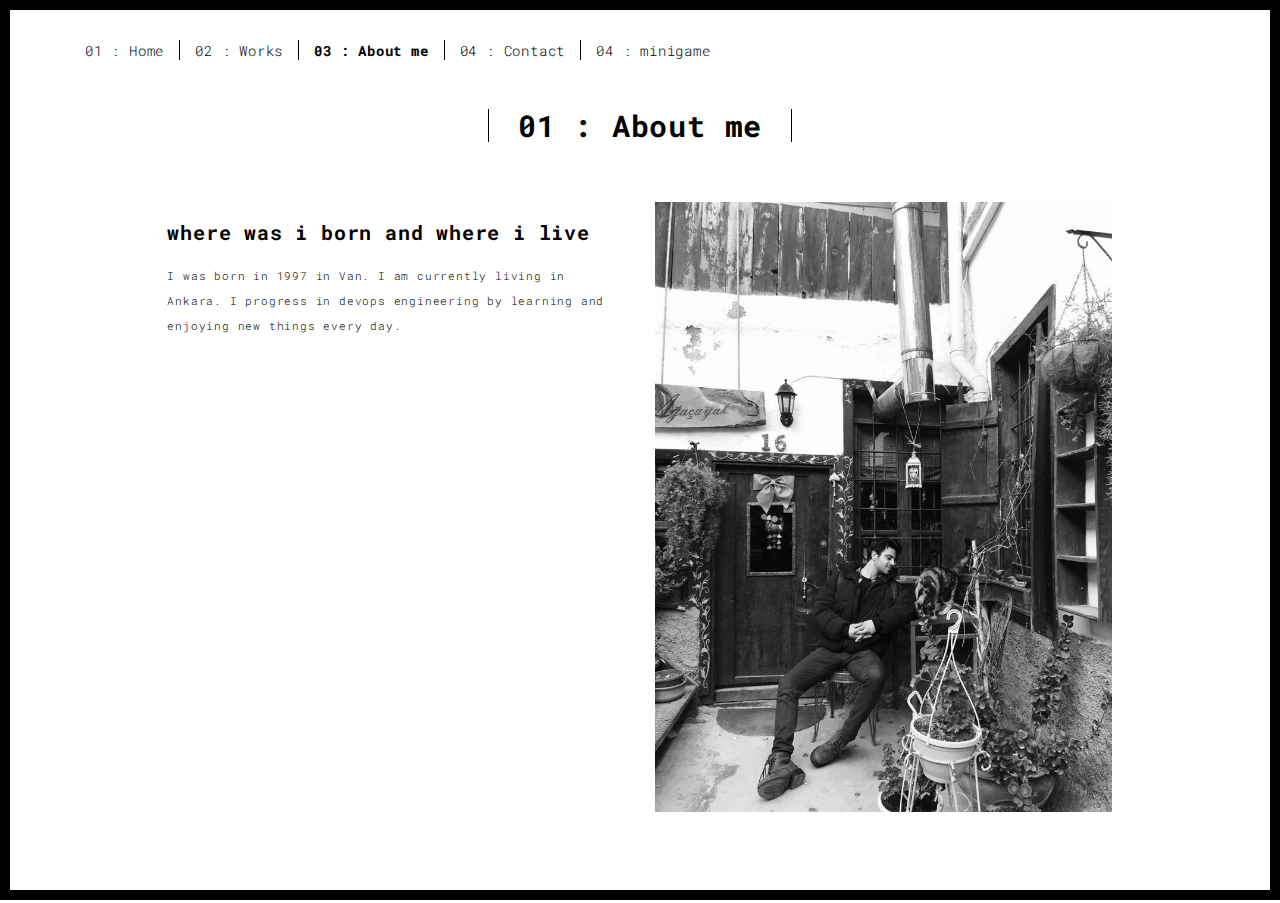
<file: about.html>
<!DOCTYPE html>
<html lang="en">

<head>
  <meta charset="UTF-8">
  <meta content="IE=edge" http-equiv="X-UA-Compatible">
  <meta content="width=device-width,initial-scale=1" name="viewport">
  <meta content="description" name="description">
  <meta name="google" content="notranslate" />
  <meta content="Mashup templates have been developped by Orson.io team" name="author">

  <!-- Disable tap highlight on IE -->
  <meta name="msapplication-tap-highlight" content="no">
  
  <link rel="apple-touch-icon" sizes="180x180" href="./assets/apple-icon-180x180.png">
  <link href="./assets/favicon.ico" rel="icon">

  <title>Title page</title>  

<link href="./main.3f6952e4.css" rel="stylesheet"></head>

<body class="">
<div id="site-border-left"></div>
<div id="site-border-right"></div>
<div id="site-border-top"></div>
<div id="site-border-bottom"></div>
 <!-- Add your content of header -->
<header>
  <nav class="navbar  navbar-fixed-top navbar-default">
    <div class="container">
        <button type="button" class="navbar-toggle collapsed" data-toggle="collapse" data-target="#navbar-collapse" aria-expanded="false">
          <span class="sr-only">Toggle navigation</span>
          <span class="icon-bar"></span>
          <span class="icon-bar"></span>
          <span class="icon-bar"></span>
        </button>

      <div class="collapse navbar-collapse" id="navbar-collapse">
        <ul class="nav navbar-nav ">
          <li><a href="./index.html" title="">01 : Home</a></li>
          <li><a href="./works.html" title="">02 : Works</a></li>
          <li><a href="./about.html" title="">03 : About me</a></li>
          <li><a href="./contact.html" title="">04 : Contact</a></li>
          <li><a href="./game.html" title="">04 : minigame</a></li
        </ul>


      </div> 
    </div>
  </nav>
</header>

<div class="section-container">
    <div class="container">
      <div class="row">
        <div class="col-xs-12">
          <div class="section-container-spacer text-center">
            <h1 class="h2">01 : About me</h1>
          </div>
          
          <div class="row">
            <div class="col-md-10 col-md-offset-1">
              <div class="row">
                <div class="col-xs-12 col-md-6">
                  <h3>where was i born and where i live
                  </h3>
                  <p>
                    I was born in 1997 in Van. I am currently living in Ankara. I progress in devops engineering by learning and enjoying new things every day.</p>
                </div>
                <div class="col-xs-12 col-md-6">
                  <img src="./assets/images/profil.jpg" class="img-responsive" alt="">
                </div>
              </div>
            </div>
          </div>
          
          
       </div>
      </div>
    </div>
  </div>


<footer class="footer-container text-center">
  <div class="container">
    <div class="row">
      <div class="col-xs-12">
      </div>
    </div>
  </div>
</footer>

<script>
  document.addEventListener("DOMContentLoaded", function (event) {
     navActivePage();
  });
</script>

<!-- Google Analytics: change UA-XXXXX-X to be your site's ID 

<script>
  (function (i, s, o, g, r, a, m) {
    i['GoogleAnalyticsObject'] = r; i[r] = i[r] || function () {
      (i[r].q = i[r].q || []).push(arguments)
    }, i[r].l = 1 * new Date(); a = s.createElement(o),
      m = s.getElementsByTagName(o)[0]; a.async = 1; a.src = g; m.parentNode.insertBefore(a, m)
  })(window, document, 'script', '//www.google-analytics.com/analytics.js', 'ga');
  ga('create', 'UA-XXXXX-X', 'auto');
  ga('send', 'pageview');
</script>

--> <script type="text/javascript" src="./main.70a66962.js"></script></body>

</html>
</file>
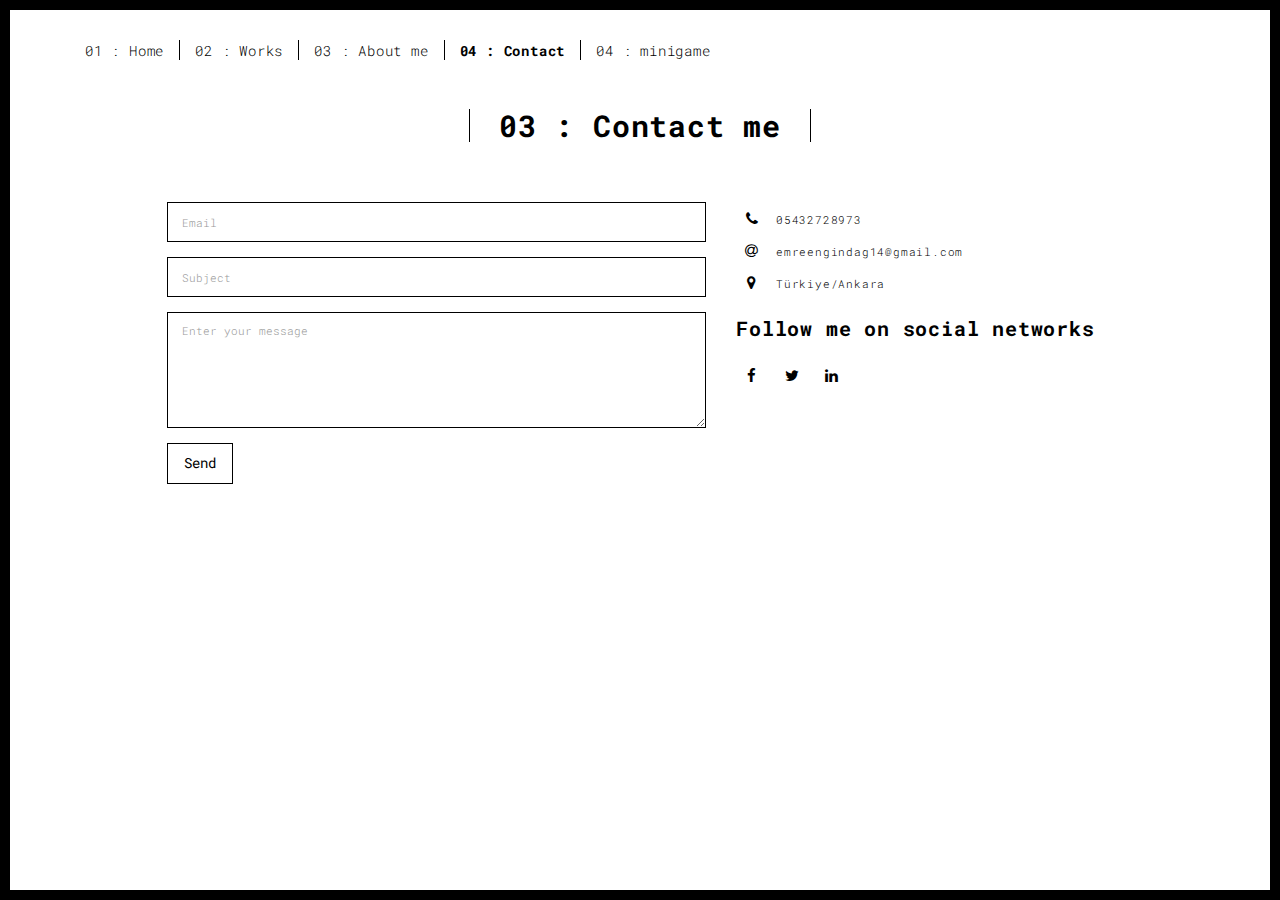
<file: contact.html>
<!DOCTYPE html>
<html lang="Türkiye">

<head>
  <meta charset="UTF-8">
  <meta content="IE=edge" http-equiv="X-UA-Compatible">
  <meta content="width=device-width,initial-scale=1" name="viewport">
  <meta content="description" name="description">
  <meta name="google" content="notranslate" />
  <meta content="Mashup templates have been developped by Orson.io team" name="author">

  <!-- Disable tap highlight on IE -->
  <meta name="msapplication-tap-highlight" content="no">
  
  <link rel="apple-touch-icon" sizes="180x180" href="./assets/apple-icon-180x180.png">
  <link href="./assets/favicon.ico" rel="icon">

  <title>Title page</title>  

<link href="./main.3f6952e4.css" rel="stylesheet"></head>

<body class="">
<div id="site-border-left"></div>
<div id="site-border-right"></div>
<div id="site-border-top"></div>
<div id="site-border-bottom"></div>
 <!-- Add your content of header -->
<header>
  <nav class="navbar  navbar-fixed-top navbar-default">
    <div class="container">
        <button type="button" class="navbar-toggle collapsed" data-toggle="collapse" data-target="#navbar-collapse" aria-expanded="false">
          <span class="sr-only">Toggle navigation</span>
          <span class="icon-bar"></span>
          <span class="icon-bar"></span>
          <span class="icon-bar"></span>
        </button>

      <div class="collapse navbar-collapse" id="navbar-collapse">
        <ul class="nav navbar-nav ">
          <li><a href="./index.html" title="">01 : Home</a></li>
          <li><a href="./works.html" title="">02 : Works</a></li>
          <li><a href="./about.html" title="">03 : About me</a></li>
          <li><a href="./contact.html" title="">04 : Contact</a></li>
          <li><a href="./game.html" title="">04 : minigame</a></li
        </ul>


      </div> 
    </div>
  </nav>
</header>

<div class="section-container">
    <div class="container">
      <div class="row">
        <div class="col-xs-12">
          <div class="section-container-spacer text-center">
            <h1 class="h2">03 : Contact me</h1>
          </div>
          
          <div class="row">
            <div class="col-md-10 col-md-offset-1">
               <form action="" class="reveal-content">
                  <div class="row">
                    <div class="col-md-7">
                      <div class="form-group">
                        <input type="email" class="form-control" id="email" placeholder="Email">
                      </div>
                      <div class="form-group">
                        <input type="text" class="form-control" id="subject" placeholder="Subject">
                      </div>
                      <div class="form-group">
                        <textarea class="form-control" rows="5" placeholder="Enter your message"></textarea>
                      </div>
                      <button type="submit" class="btn btn-default btn-lg">Send</button>
                    </div>
                    <div class="col-md-5 address-container">
                      <ul class="list-unstyled">
                        <li>
                          <span class="fa-icon">
                            <i class="fa fa-phone" aria-hidden="true"></i>
                          </span>
                          05432728973
                        </li>
                        <li>
                          <span class="fa-icon">
                            <i class="fa fa-at" aria-hidden="true"></i>
                          </span>
                          emreengindag14@gmail.com
                        </li>
                        <li>
                          <span class="fa-icon">
                            <i class="fa fa fa-map-marker" aria-hidden="true"></i>
                          </span>
                          Türkiye/Ankara
                        </li>
                      </ul>
                      <h3>Follow me on social networks</h3>
                      <a href="http://www.facebook.com" title="" class="fa-icon">
                        <i class="fa fa-facebook"></i>
                      </a>
                      <a href="http://www.twitter.com" title="" class="fa-icon">
                        <i class="fa fa-twitter"></i>
                      </a>
                      <a href="https://www.linkedin.com/in/emre-engindağ-4072a9218/" title="" class="fa-icon">
                        <i class="fa fa-linkedin"></i>
                      </a>

                    </div>
                  </div>
                </form>
            </div>

          </div>
         
       </div>
      </div>
    </div>
  </div>


<footer class="footer-container text-center">
  <div class="container">
    <div class="row">
      <div class="col-xs-12">
      </div>
    </div>
  </div>
</footer>

<script>
  document.addEventListener("DOMContentLoaded", function (event) {
     navActivePage();
  });
</script>

<!-- Google Analytics: change UA-XXXXX-X to be your site's ID 

<script>
  (function (i, s, o, g, r, a, m) {
    i['GoogleAnalyticsObject'] = r; i[r] = i[r] || function () {
      (i[r].q = i[r].q || []).push(arguments)
    }, i[r].l = 1 * new Date(); a = s.createElement(o),
      m = s.getElementsByTagName(o)[0]; a.async = 1; a.src = g; m.parentNode.insertBefore(a, m)
  })(window, document, 'script', '//www.google-analytics.com/analytics.js', 'ga');
  ga('create', 'UA-XXXXX-X', 'auto');
  ga('send', 'pageview');
</script>

--> <script type="text/javascript" src="./main.70a66962.js"></script></body>

</html>
</file>
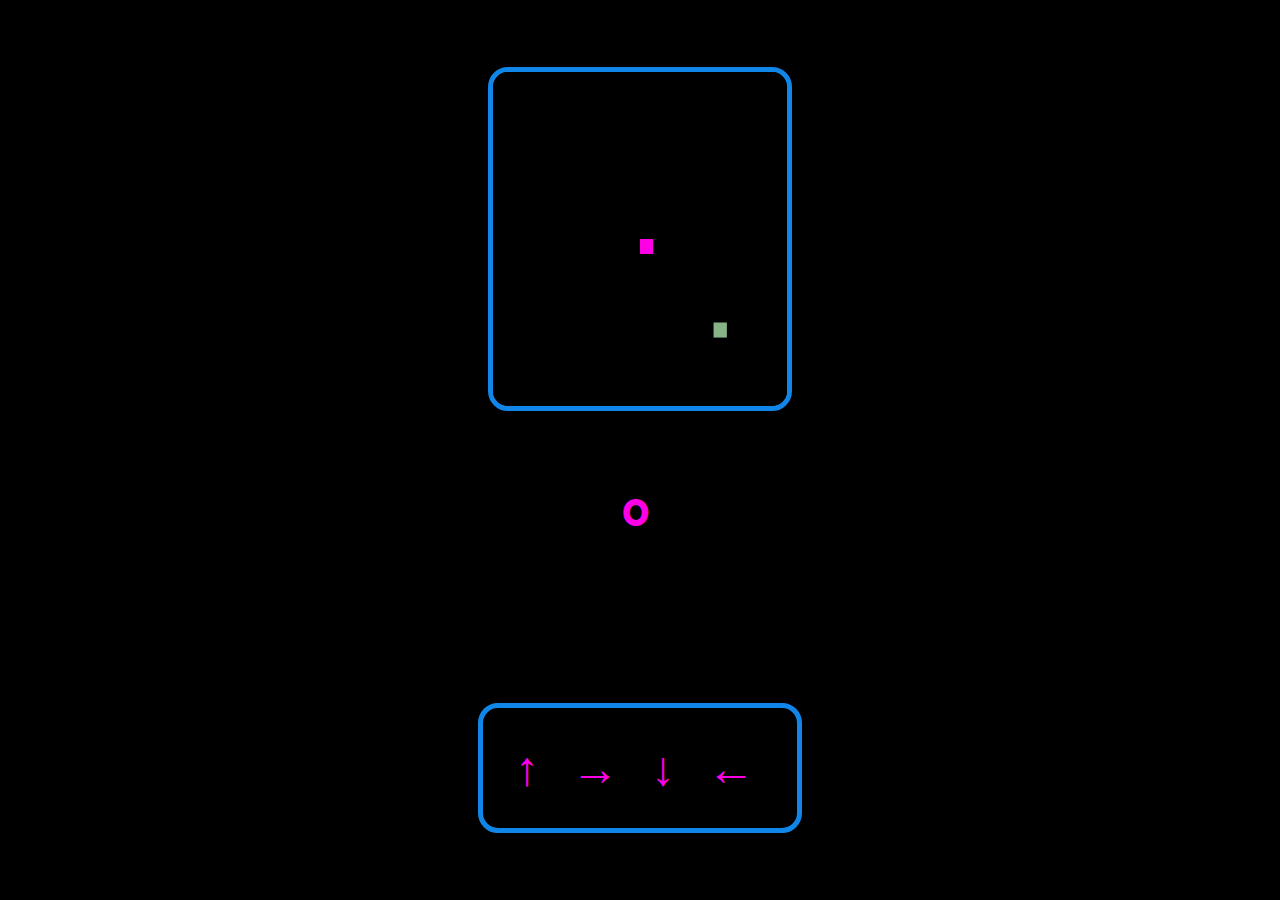
<file: game.html>
<!DOCTYPE html>
<html lang="en">
<head>
    <meta charset="UTF-8">
    <meta name="viewport" content="width=device-width, initial-scale=1.0">
    <title>Snake</title>
    <link rel="stylesheet" href="neon.css">
    <link rel="stylesheet" href="style.css">
</head>
<body>
    <div id="game-container">
        <canvas id="gc" width="400px" height="400px"></canvas>
        <h6 class="how-to"></h6>
    </div>
    
    <h1 id="score">0</h1>
    <h2 id="high-score">Highest score: <span id="hs">23</span> (<span id="name">Sergiu</span>)
        <span id="reset">[RESET]</span>
    </h2>
    
    <div id="instructions">
        <div id="text">
            <h1><span id="offset">&uarr;</span> &rarr; <span id="offset">&darr; &larr;</span></h1>
        </div>
    </div>
        
    <script src="game.js"></script>
</body>
</html>
</file>
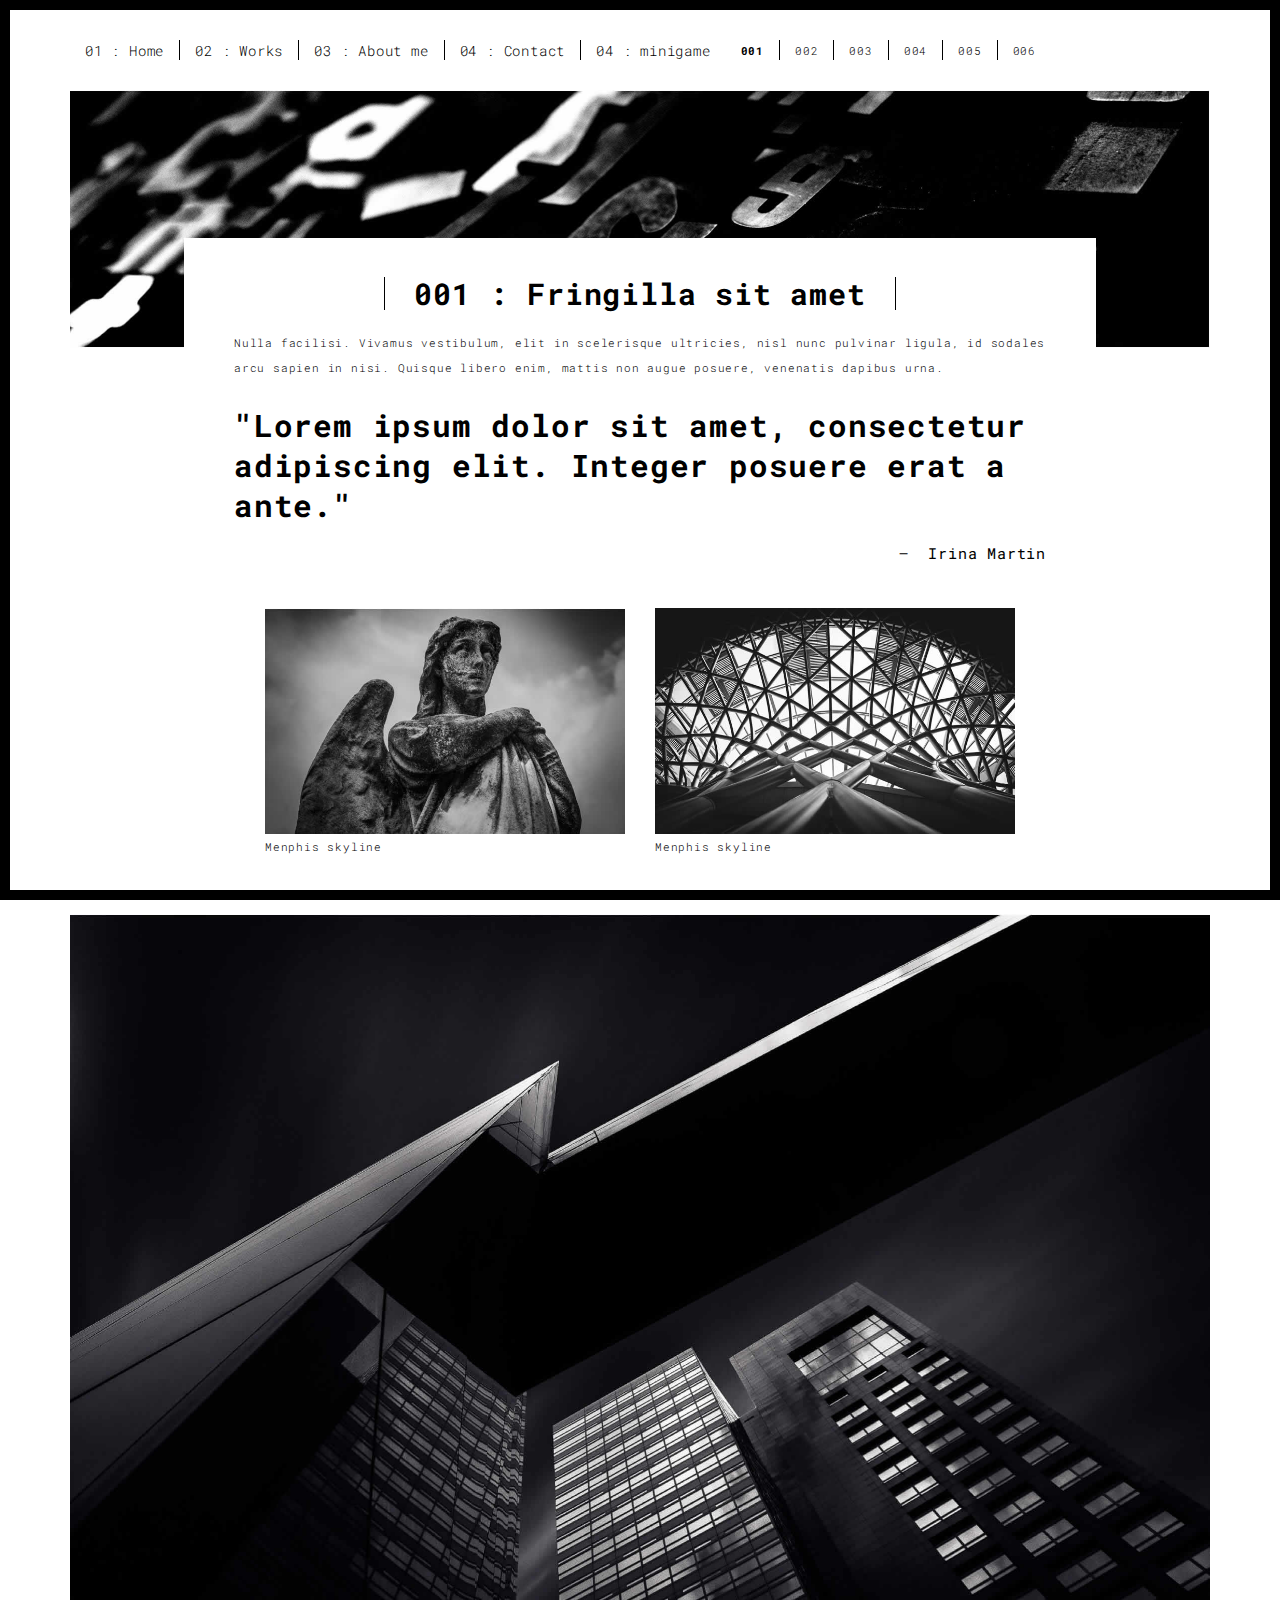
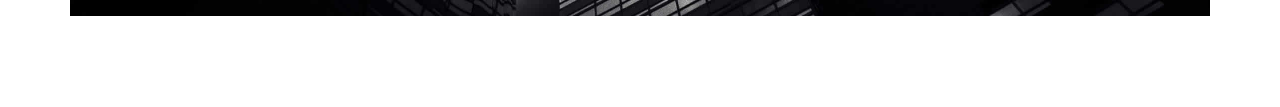
<file: work.html>
<!DOCTYPE html>
<html lang="en">

<head>
  <meta charset="UTF-8">
  <meta content="IE=edge" http-equiv="X-UA-Compatible">
  <meta content="width=device-width,initial-scale=1" name="viewport">
  <meta content="description" name="description">
  <meta name="google" content="notranslate" />
  <meta content="Mashup templates have been developped by Orson.io team" name="author">

  <!-- Disable tap highlight on IE -->
  <meta name="msapplication-tap-highlight" content="no">
  
  <link rel="apple-touch-icon" sizes="180x180" href="./assets/apple-icon-180x180.png">
  <link href="./assets/favicon.ico" rel="icon">

  <title>Title page</title>  

<link href="./main.3f6952e4.css" rel="stylesheet"></head>

<body class="">
<div id="site-border-left"></div>
<div id="site-border-right"></div>
<div id="site-border-top"></div>
<div id="site-border-bottom"></div>
<!-- Add your content of header -->
<header>
  <nav class="navbar  navbar-fixed-top navbar-default">
    <div class="container">
        <button type="button" class="navbar-toggle collapsed" data-toggle="collapse" data-target="#navbar-collapse" aria-expanded="false">
          <span class="sr-only">Toggle navigation</span>
          <span class="icon-bar"></span>
          <span class="icon-bar"></span>
          <span class="icon-bar"></span>
        </button>

      <div class="collapse navbar-collapse" id="navbar-collapse">
        <ul class="nav navbar-nav ">
          <li><a href="./index.html" title="">01 : Home</a></li>
          <li><a href="./works.html" title="">02 : Works</a></li>
          <li><a href="./about.html" title="">03 : About me</a></li>
          <li><a href="./contact.html" title="">04 : Contact</a></li>
          <li><a href="./game.html" title="">04 : minigame</a></li
          
        </ul>


          <ul class="nav navbar-nav navbar-right navbar-small visible-md visible-lg">
            <li><a href="./index.html" title="" class="active">001</a></li>
            <li><a href="./index.html" title="">002</a></li>
            <li><a href="./index.html" title="">003</a></li>
            <li><a href="./index.html" title="">004</a></li>
            <li><a href="./index.html" title="">005</a></li>
            <li><a href="./index.html" title="">006</a></li>
          </ul>


      </div> 
    </div>
  </nav>
</header>
<div class="section-container">
  <div class="container">
    <div class="row">
      <div class="col-xs-12">
        <img src="./assets/images/work001-01.jpg" class="img-responsive" alt="">
        <div class="card-container">
          <div class="text-center">
            <h1 class="h2">001 : Fringilla sit amet</h1>
          </div>
          <p>Nulla facilisi. Vivamus vestibulum, elit in scelerisque ultricies, nisl nunc pulvinar ligula, id sodales arcu sapien in nisi. Quisque libero enim, mattis non augue posuere, venenatis dapibus urna.</p>

          <blockquote>
            <p>"Lorem ipsum dolor sit amet, consectetur adipiscing elit. Integer posuere erat a ante."</p>
            <small class="pull-right">Irina Martin</small>
          </blockquote>
        </div>
      </div>

      
      
      <div class="col-md-8 col-md-offset-2 section-container-spacer">
        <div class="row">
          <div class="col-xs-12 col-md-6">
            <img src="./assets/images/work001-02.jpg" class="img-responsive" alt="">
            <p>Menphis skyline</p>
          </div>
          <div class="col-xs-12 col-md-6">
            <img src="./assets/images/work001-03.jpg" class="img-responsive" alt="">
            <p>Menphis skyline</p>
          </div>
        </div>
      </div>

      <div class="col-xs-12">
        <img src="./assets/images/work001-04.jpg" class="img-responsive" alt="">
      </div>

    </div>
  </div>
</div>


<footer class="footer-container text-center">
  <div class="container">
    <div class="row">
      <div class="col-xs-12">
      </div>
    </div>
  </div>
</footer>

<script>
  document.addEventListener("DOMContentLoaded", function (event) {
     navActivePage();
  });
</script>

<!-- Google Analytics: change UA-XXXXX-X to be your site's ID 

<script>
  (function (i, s, o, g, r, a, m) {
    i['GoogleAnalyticsObject'] = r; i[r] = i[r] || function () {
      (i[r].q = i[r].q || []).push(arguments)
    }, i[r].l = 1 * new Date(); a = s.createElement(o),
      m = s.getElementsByTagName(o)[0]; a.async = 1; a.src = g; m.parentNode.insertBefore(a, m)
  })(window, document, 'script', '//www.google-analytics.com/analytics.js', 'ga');
  ga('create', 'UA-XXXXX-X', 'auto');
  ga('send', 'pageview');
</script>

--> <script type="text/javascript" src="./main.70a66962.js"></script></body>

</html>
</file>
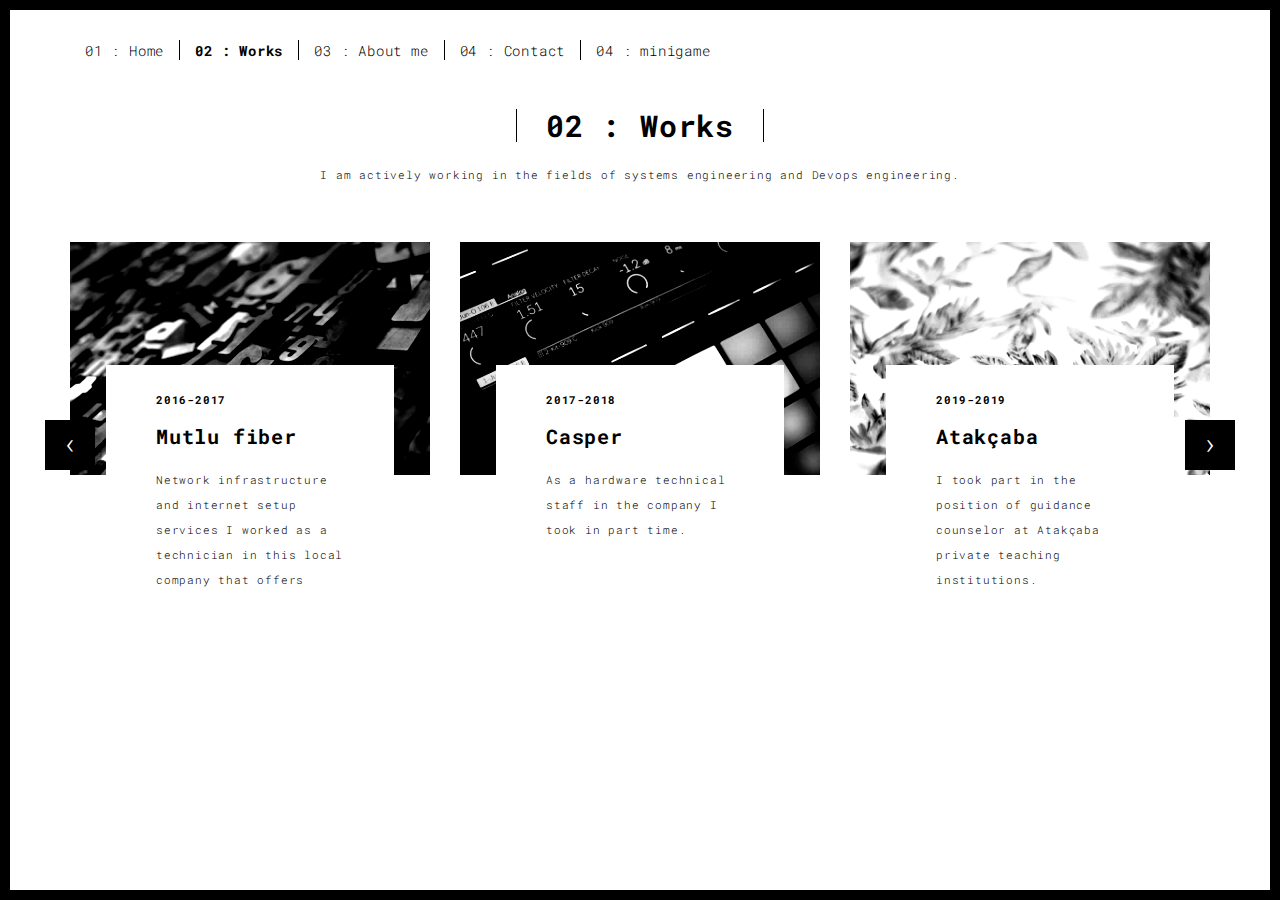
<file: works.html>
<!DOCTYPE html>
<html lang="en">

<head>
  <meta charset="UTF-8">
  <meta content="IE=edge" http-equiv="X-UA-Compatible">
  <meta content="width=device-width,initial-scale=1" name="viewport">
  <meta content="description" name="description">
  <meta name="google" content="notranslate" />
  <meta content="Mashup templates have been developped by Orson.io team" name="author">

  <!-- Disable tap highlight on IE -->
  <meta name="msapplication-tap-highlight" content="no">
  
  <link rel="apple-touch-icon" sizes="180x180" href="./assets/apple-icon-180x180.png">
  <link href="./assets/favicon.ico" rel="icon">

  <title>Title page</title>  

<link href="./main.3f6952e4.css" rel="stylesheet"></head>

<body class="">
<div id="site-border-left"></div>
<div id="site-border-right"></div>
<div id="site-border-top"></div>
<div id="site-border-bottom"></div>
 <!-- Add your content of header -->
<header>
  <nav class="navbar  navbar-fixed-top navbar-default">
    <div class="container">
        <button type="button" class="navbar-toggle collapsed" data-toggle="collapse" data-target="#navbar-collapse" aria-expanded="false">
          <span class="sr-only">Toggle navigation</span>
          <span class="icon-bar"></span>
          <span class="icon-bar"></span>
          <span class="icon-bar"></span>
        </button>

      <div class="collapse navbar-collapse" id="navbar-collapse">
        <ul class="nav navbar-nav ">
          <li><a href="./index.html" title="">01 : Home</a></li>
          <li><a href="./works.html" title="">02 : Works</a></li>
          <li><a href="./about.html" title="">03 : About me</a></li>
          <li><a href="./contact.html" title="">04 : Contact</a></li>
          <li><a href="./game.html" title="">04 : minigame</a></li
        </ul>


      </div> 
    </div>
  </nav>
</header>

<div class="section-container">
  <div class="container">
    <div class="row">
      
      <div class="col-sm-8 col-sm-offset-2 section-container-spacer">
        <div class="text-center">
          <h1 class="h2">02 : Works</h1>
          <p>I am actively working in the fields of systems engineering and Devops engineering.</p>
        </div>
      </div>

      <div class="col-md-12">
     
      <div id="myCarousel" class="carousel slide projects-carousel">
        <!-- Carousel items -->
        <div class="carousel-inner">
            <div class="item active">
                <div class="row">
                    <div class="col-sm-4">

                      <a href="./work.html" title="" class="black-image-project-hover">
                        <img src="./assets/images/work01-hover.jpg" alt="" class="img-responsive">
                      </a>
                      <div class="card-container card-container-lg">
                        <h4>2016-2017</h4>
                        <h3>Mutlu fiber</h3>
                        <p>Network infrastructure and internet setup services
                          I worked as a technician in this local company that offers</p>
                        
                      </div>
                    </div>
                    <div class="col-sm-4">
                      <a href="./work.html" title="" class="black-image-project-hover">
                        <img src="./assets/images/work02-hover.jpg" alt="" class="img-responsive">
                      </a>
                      <div class="card-container card-container-lg">
                        <h4>2017-2018</h4>
                        <h3>Casper</h3>
                        <p>As a hardware technical staff in the company
                          I took in part time.</p>
                        
                      </div>
                    </div>
                    <div class="col-sm-4">
                      <a href="./work.html" title="" class="black-image-project-hover">
                        <img src="./assets/images/work03-hover.jpg" alt="" class="img-responsive">
                      </a>
                      <div class="card-container card-container-lg">
                        <h4>2019-2019</h4>
                        <h3>Atakçaba</h3>
                        <p>
                          I took part in the position of guidance counselor at Atakçaba private teaching institutions.
                          </p>
                        
                      </div>
                    </div>
                    
                </div>
                <!--/row-->
            </div>
            <!--/item-->
            <div class="item">
                <div class="row">
                  <div class="col-sm-4">
                    <a href="./work.html" class="black-image-project-hover">
                      <img src="./assets/images/work02-hover.jpg" alt="Image" class="img-responsive">
                    </a>
                    <div class="card-container">
                      <h4>2021-2022</h4>
                      <h3>Mono bilişim</h3>
                      <p>Free software consultancy, training,
                        in system administration and software development
                        linux in mono informatics company that provides services
                        I worked as a system administrator.
                        </p>
                      
                    </div>
                  </div>
                   <div class="col-sm-4">
                      <a href="./work.html" class="black-image-project-hover">
                        <img src="./assets/images/work01-hover.jpg" alt="Image" class="img-responsive">
                      </a>
                      <div class="card-container">
                        <h4>2022-2023</h4>
                        <h3>Sekom</h3>
                        <p>Security, SD - X & Cloud, Networking, Converged
                          Communication, Service Provider Video, DPI & Service
                          Presentation, System Integration, Project Management
                          and Field Services points
                          I worked as a DevOps engineer at Sekom communication company.</p>
                       
                      </div>
                    </div>
                    
                    <div class="col-sm-4">
                      <a href="./work.html" class="black-image-project-hover">
                        <img src="./assets/images/work03-hover.jpg" alt="Image" class="img-responsive">
                      </a>
                      <div class="card-container">
                        <h4>2023-</h4>
                        <h3>Veribox</h3>
                        <p>I work as a devops engineer</p>
                        
                      </div>
                    </div>
                    
                </div>
                <!--/row-->
            </div>
            
            <!--/item-->
        </div>
        <!--/carousel-inner--> 
        <a class="left carousel-control" href="#myCarousel" data-slide="prev">‹</a>

        <a class="right carousel-control" href="#myCarousel" data-slide="next">›</a>
     </div>



    <!--/myCarousel-->
    </div>



    </div>
  </div>
</div>


<footer class="footer-container text-center">
  <div class="container">
    <div class="row">
      <div class="col-xs-12">
      </div>
    </div>
  </div>
</footer>

<script>
  document.addEventListener("DOMContentLoaded", function (event) {
     navActivePage();
  });
</script>

<!-- Google Analytics: change UA-XXXXX-X to be your site's ID 

<script>
  (function (i, s, o, g, r, a, m) {
    i['GoogleAnalyticsObject'] = r; i[r] = i[r] || function () {
      (i[r].q = i[r].q || []).push(arguments)
    }, i[r].l = 1 * new Date(); a = s.createElement(o),
      m = s.getElementsByTagName(o)[0]; a.async = 1; a.src = g; m.parentNode.insertBefore(a, m)
  })(window, document, 'script', '//www.google-analytics.com/analytics.js', 'ga');
  ga('create', 'UA-XXXXX-X', 'auto');
  ga('send', 'pageview');
</script>

--> <script type="text/javascript" src="./main.70a66962.js"></script></body>

</html>
</file>
<file: neon.css>
@import url('https://fonts.googleapis.com/css?family=Raleway');

#text {
  display: flex;
  flex-direction: column;
  justify-content: space-between;
  align-items: center;
  border:5px solid #1086e8;
  border-radius:1.25rem;
  padding: 2rem;
  animation: border-flicker 2s linear infinite;
}

h1,h2,h6 {
  color:#FF00E6;
  font-family: 'Raleway', sans-serif;
  font-size:3rem;
  font-weight: bold;
  letter-spacing:10px;
  animation: text-flicker 3s linear infinite;
}

#offset {
  animation: letter-flicker 2s linear infinite;
}

@keyframes text-flicker {
  0% {
    opacity:0.1;
    text-shadow: 0px 0px 29px rgba(242, 22, 22, 1);
  }
  
  2% {
    opacity:1;
    text-shadow: 0px 0px 29px rgba(242, 22, 22, 1);
  }
  8% {
    opacity:0.1;
    text-shadow: 0px 0px 29px rgba(242, 22, 22, 1);
  }
  9% {
    opacity:1;
    text-shadow: 0px 0px 29px rgba(242, 22, 22, 1);
  }
  12% {
    opacity:0.1;
    text-shadow: 0px 0px rgba(242, 22, 22, 1);
  }
  20% {
    opacity:1;
    text-shadow: 0px 0px 29px rgba(242, 22, 22, 1)
  }
  25% {
    opacity:0.3;
    text-shadow: 0px 0px 29px rgba(242, 22, 22, 1)
  }
  30% {
    opacity:1;
    text-shadow: 0px 0px 29px rgba(242, 22, 22, 1)
  }
  
  70% {
    opacity:0.7;
    text-shadow: 0px 0px 29px rgba(242, 22, 22, 1)
  }
  
  72% {
    opacity:0.2;
    text-shadow:0px 0px 29px rgba(242, 22, 22, 1)
  }
  
  77% {
    opacity:.9;
    text-shadow: 0px 0px 29px rgba(242, 22, 22, 1)
  }
  100% {
    opacity:.9;
    text-shadow: 0px 0px 29px rgba(242, 22, 22, 1)
  }
}

@keyframes border-flicker {
  0% {
    opacity:0.1;
    -webkit-box-shadow: 0px 0px 78px 4px rgba(16,134,232,0.73);
    -moz-box-shadow: 0px 0px 78px 4px rgba(16,134,232,0.73);
    box-shadow: 0px 0px 78px 4px rgba(16,134,232,0.73);
  }
  2% {
    opacity:1;
    -webkit-box-shadow: 0px 0px 78px 4px rgba(16,134,232,0.73);
    -moz-box-shadow: 0px 0px 78px 4px rgba(16,134,232,0.73);
    box-shadow: 0px 0px 78px 4px rgba(16,134,232,0.73);
  }
  4% {
    opacity:0.1;
    -webkit-box-shadow: 0px 0px 78px 4px rgba(16,134,232,0.73);
    -moz-box-shadow: 0px 0px 78px 4px rgba(16,134,232,0.73);
    box-shadow: 0px 0px 78px 4px rgba(16,134,232,0.73);
  }
  
  8% {
    opacity:1;
    -webkit-box-shadow: 0px 0px 78px 4px rgba(16,134,232,0.73);
    -moz-box-shadow: 0px 0px 78px 4px rgba(16,134,232,0.73);
    box-shadow: 0px 0px 78px 4px rgba(16,134,232,0.73);
  }
  70% {
    opacity:0.7;
    -webkit-box-shadow: 0px 0px 78px 4px rgba(16,134,232,0.73);
    -moz-box-shadow: 0px 0px 78px 4px rgba(16,134,232,0.73);
box-shadow: 0px 0px 78px 4px rgba(16,134,232,0.73);
  }
  100% {
    opacity:1;
    -webkit-box-shadow: 0px 0px 78px 4px rgba(16,134,232,0.73);
    -moz-box-shadow: 0px 0px 78px 4px rgba(16,134,232,0.73);
box-shadow: 0px 0px 78px 4px rgba(16,134,232,0.73);
  }
}

@keyframes letter-flicker {
  0% {
    opacity:0.1;
    text-shadow: 0px 0px 29px rgba(242, 22, 22, 1);
  }
  2% {
    opacity:0.1;
    text-shadow: 0px 0px 29px rgba(242, 22, 22, 1);
  }
  4% {
    opacity:1;
    text-shadow: 0px 0px 29px rgba(242, 22, 22, 1);
  }
  
  
  19% {
    opacity:1;
    text-shadow: 0px 0px 29px rgba(242, 22, 22, 1);
  }
  21% {
    opacity:0.1;
    text-shadow: 0px 0px 29px rgba(242, 22, 22, 1);
  }
  23% {
    opacity:1;
    text-shadow: 0px 0px 29px rgba(242, 22, 22, 1);
  }
  
  80% {
    opacity:1;
    text-shadow: 0px 0px 29px rgba(242, 22, 22, 1);
  }
  83% {
    opacity:0.4;
    text-shadow: 0px 0px 29px rgba(242, 22, 22, 1);
  }
  87% {
    opacity:1;
    text-shadow: 0px 0px 29px rgba(242, 22, 22, 1);
  }
}
</file>
<file: style.css>
* {
    padding: 0;
    margin: 0;
    box-sizing: border-box;
}

body {
    
    background-color: #000;
    display: flex;
    justify-content: space-evenly;
    flex-direction: column;
    align-items: center;
    height: 100vh;
}

#game-container {
    position: relative;
}

h2 {
    font-size: 1.4rem;
    margin: .2rem auto;
}

#reset {
    font-size: 1rem;
    letter-spacing: 0;
    align-self: center;
    cursor: pointer;
    user-select: none;
}

h6.how-to {
    font-size: 2rem !important;
    letter-spacing: 1rem;
    position: absolute;
    top: 2rem;
    width: 100%;
    text-align: center;
}

.hidden {
    display: none;
    transition: hide .4s ease-in-out;
}

.invisible {
    visibility: hidden;
}

@keyframes hide {
    0% {
        opacity: 1;
    }
    100% {
        opacity: 0;
    }
}

canvas#gc {
    border:5px solid #1086e8;
    border-radius:1.25rem;
    width: 19rem; 
    height: 21.5rem;
}
</file>
<file: main.3f6952e4.css>
@import url(https://fonts.googleapis.com/css?family=Roboto:900|Roboto+Mono:300,400,700);@import url(https://maxcdn.bootstrapcdn.com/font-awesome/4.7.0/css/font-awesome.min.css);/*!
 * Bootstrap v3.3.7 (http://getbootstrap.com)
 * Copyright 2011-2016 Twitter, Inc.
 * Licensed under MIT (https://github.com/twbs/bootstrap/blob/master/LICENSE)
 */
/*! normalize.css v3.0.3 | MIT License | github.com/necolas/normalize.css */html{font-family:sans-serif;-ms-text-size-adjust:100%;-webkit-text-size-adjust:100%}body{margin:0}article,aside,details,figcaption,figure,footer,header,hgroup,main,menu,nav,section,summary{display:block}audio,canvas,progress,video{display:inline-block;vertical-align:baseline}audio:not([controls]){display:none;height:0}[hidden],template{display:none}a{background-color:transparent}a:active,a:hover{outline:0}abbr[title]{border-bottom:1px dotted}b,strong{font-weight:700}dfn{font-style:italic}h1{font-size:2em;margin:.67em 0}mark{background:#ff0;color:#000}small{font-size:80%}sub,sup{font-size:75%;line-height:0;position:relative;vertical-align:baseline}sup{top:-.5em}sub{bottom:-.25em}img{border:0}svg:not(:root){overflow:hidden}figure{margin:1em 40px}hr{box-sizing:content-box;height:0}pre{overflow:auto}code,kbd,pre,samp{font-family:monospace,monospace;font-size:1em}button,input,optgroup,select,textarea{color:inherit;font:inherit;margin:0}button{overflow:visible}button,select{text-transform:none}button,html input[type=button],input[type=reset],input[type=submit]{-webkit-appearance:button;cursor:pointer}button[disabled],html input[disabled]{cursor:default}button::-moz-focus-inner,input::-moz-focus-inner{border:0;padding:0}input{line-height:normal}input[type=checkbox],input[type=radio]{box-sizing:border-box;padding:0}input[type=number]::-webkit-inner-spin-button,input[type=number]::-webkit-outer-spin-button{height:auto}input[type=search]{-webkit-appearance:textfield;box-sizing:content-box}input[type=search]::-webkit-search-cancel-button,input[type=search]::-webkit-search-decoration{-webkit-appearance:none}fieldset{border:1px solid silver;margin:0 2px;padding:.35em .625em .75em}textarea{overflow:auto}optgroup{font-weight:700}table{border-collapse:collapse;border-spacing:0}td,th{padding:0}

/*! Source: https://github.com/h5bp/html5-boilerplate/blob/master/src/css/main.css */@media print{*,:after,:before{background:transparent!important;color:#000!important;box-shadow:none!important;text-shadow:none!important}a,a:visited{text-decoration:underline}a[href]:after{content:" (" attr(href) ")"}abbr[title]:after{content:" (" attr(title) ")"}a[href^="#"]:after,a[href^="javascript:"]:after{content:""}blockquote,pre{border:1px solid #999;page-break-inside:avoid}thead{display:table-header-group}img,tr{page-break-inside:avoid}img{max-width:100%!important}h2,h3,p{orphans:3;widows:3}h2,h3{page-break-after:avoid}.navbar{display:none}.btn>.caret,.dropup>.btn>.caret{border-top-color:#000!important}.label{border:1px solid #000}.table{border-collapse:collapse!important}.table td,.table th{background-color:#fff!important}.table-bordered td,.table-bordered th{border:1px solid #ddd!important}}*,:after,:before{-webkit-box-sizing:border-box;-moz-box-sizing:border-box;box-sizing:border-box}html{font-size:10px;-webkit-tap-highlight-color:transparent}body{font-family:Roboto Mono,Helvetica,Arial,sans-serif;font-size:11px;line-height:1.78;color:#000;background-color:#fff}button,input,select,textarea{font-family:inherit;font-size:inherit;line-height:inherit}a{color:#001aff;text-decoration:none}a:focus,a:hover{color:#0012b3;text-decoration:underline}a:focus{outline:5px auto -webkit-focus-ring-color;outline-offset:-2px}figure{margin:0}img{vertical-align:middle}.img-responsive{display:block;max-width:100%;height:auto}.img-rounded{border-radius:0}.img-thumbnail{padding:4px;line-height:1.78;background-color:#fff;border:1px solid #ddd;border-radius:0;-webkit-transition:all .2s ease-in-out;-o-transition:all .2s ease-in-out;transition:all .2s ease-in-out;display:inline-block;max-width:100%;height:auto}.img-circle{border-radius:50%}hr{margin-top:19px;margin-bottom:19px;border:0;border-top:1px solid #eee}.sr-only{position:absolute;width:1px;height:1px;margin:-1px;padding:0;overflow:hidden;clip:rect(0,0,0,0);border:0}.sr-only-focusable:active,.sr-only-focusable:focus{position:static;width:auto;height:auto;margin:0;overflow:visible;clip:auto}[role=button]{cursor:pointer}.h1,.h2,.h3,.h4,.h5,.h6,h1,h2,h3,h4,h5,h6{font-family:Roboto Mono,Helvetica,Arial,sans-serif;font-weight:700;line-height:1.1;color:#000}.h1 .small,.h1 small,.h2 .small,.h2 small,.h3 .small,.h3 small,.h4 .small,.h4 small,.h5 .small,.h5 small,.h6 .small,.h6 small,h1 .small,h1 small,h2 .small,h2 small,h3 .small,h3 small,h4 .small,h4 small,h5 .small,h5 small,h6 .small,h6 small{font-weight:400;line-height:1;color:#777}.h1,.h2,.h3,h1,h2,h3{margin-top:19px;margin-bottom:9.5px}.h1 .small,.h1 small,.h2 .small,.h2 small,.h3 .small,.h3 small,h1 .small,h1 small,h2 .small,h2 small,h3 .small,h3 small{font-size:65%}.h4,.h5,.h6,h4,h5,h6{margin-top:9.5px;margin-bottom:9.5px}.h4 .small,.h4 small,.h5 .small,.h5 small,.h6 .small,.h6 small,h4 .small,h4 small,h5 .small,h5 small,h6 .small,h6 small{font-size:75%}.h1,h1{font-size:70px}.h2,h2{font-size:30px}.h3,h3{font-size:20px}.h4,.h5,h4,h5{font-size:11px}.h6,h6{font-size:10px}p{margin:0 0 9.5px}.lead{margin-bottom:19px;font-size:12px;font-weight:300;line-height:1.4}@media (min-width:768px){.lead{font-size:16.5px}}.small,small{font-size:90%}.mark,mark{background-color:#fcf8e3;padding:.2em}.text-left{text-align:left}.text-right{text-align:right}.text-center{text-align:center}.text-justify{text-align:justify}.text-nowrap{white-space:nowrap}.text-lowercase{text-transform:lowercase}.initialism,.text-uppercase{text-transform:uppercase}.text-capitalize{text-transform:capitalize}.text-muted{color:#777}.text-primary{color:#001aff}a.text-primary:focus,a.text-primary:hover{color:#0015cc}.text-success{color:#fff}a.text-success:focus,a.text-success:hover{color:#e6e6e6}.text-info{color:#31708f}a.text-info:focus,a.text-info:hover{color:#245269}.text-warning{color:#8a6d3b}a.text-warning:focus,a.text-warning:hover{color:#66512c}.text-danger{color:#fff}a.text-danger:focus,a.text-danger:hover{color:#e6e6e6}.bg-primary{color:#fff;background-color:#001aff}a.bg-primary:focus,a.bg-primary:hover{background-color:#0015cc}.bg-success,a.bg-success:focus,a.bg-success:hover{background-color:#000}.bg-info{background-color:#d9edf7}a.bg-info:focus,a.bg-info:hover{background-color:#afd9ee}.bg-warning{background-color:#fcf8e3}a.bg-warning:focus,a.bg-warning:hover{background-color:#f7ecb5}.bg-danger{background-color:red}a.bg-danger:focus,a.bg-danger:hover{background-color:#c00}.page-header{padding-bottom:8.5px;margin:38px 0 19px;border-bottom:1px solid #eee}ol,ul{margin-top:0;margin-bottom:9.5px}ol ol,ol ul,ul ol,ul ul{margin-bottom:0}.list-inline,.list-unstyled{padding-left:0;list-style:none}.list-inline{margin-left:-5px}.list-inline>li{display:inline-block;padding-left:5px;padding-right:5px}dl{margin-top:0;margin-bottom:19px}dd,dt{line-height:1.78}dt{font-weight:700}dd{margin-left:0}.dl-horizontal dd:after,.dl-horizontal dd:before{content:" ";display:table}.dl-horizontal dd:after{clear:both}@media (min-width:768px){.dl-horizontal dt{float:left;width:160px;clear:left;text-align:right;overflow:hidden;text-overflow:ellipsis;white-space:nowrap}.dl-horizontal dd{margin-left:180px}}abbr[data-original-title],abbr[title]{cursor:help;border-bottom:1px dotted #777}.initialism{font-size:90%}blockquote{padding:9.5px 19px;margin:0 0 19px;font-size:13.75px;border-left:5px solid #eee}blockquote ol:last-child,blockquote p:last-child,blockquote ul:last-child{margin-bottom:0}blockquote .small,blockquote footer,blockquote small{display:block;font-size:80%;line-height:1.78;color:#777}blockquote .small:before,blockquote footer:before,blockquote small:before{content:"\2014   \A0"}.blockquote-reverse,blockquote.pull-right{padding-right:15px;padding-left:0;border-right:5px solid #eee;border-left:0;text-align:right}.blockquote-reverse .small:before,.blockquote-reverse footer:before,.blockquote-reverse small:before,blockquote.pull-right .small:before,blockquote.pull-right footer:before,blockquote.pull-right small:before{content:""}.blockquote-reverse .small:after,.blockquote-reverse footer:after,.blockquote-reverse small:after,blockquote.pull-right .small:after,blockquote.pull-right footer:after,blockquote.pull-right small:after{content:"\A0   \2014"}address{margin-bottom:19px;font-style:normal;line-height:1.78}code,kbd,pre,samp{font-family:Menlo,Monaco,Consolas,Courier New,monospace}code{color:#c7254e;background-color:#f9f2f4}code,kbd{padding:2px 4px;font-size:90%;border-radius:0}kbd{color:#fff;background-color:#333;box-shadow:inset 0 -1px 0 rgba(0,0,0,.25)}kbd kbd{padding:0;font-size:100%;font-weight:700;box-shadow:none}pre{display:block;padding:9px;margin:0 0 9.5px;font-size:10px;line-height:1.78;word-break:break-all;word-wrap:break-word;color:#333;background-color:#f5f5f5;border:1px solid #ccc;border-radius:0}pre code{padding:0;font-size:inherit;color:inherit;white-space:pre-wrap;background-color:transparent;border-radius:0}.pre-scrollable{max-height:340px;overflow-y:scroll}.container{margin-right:auto;margin-left:auto;padding-left:15px;padding-right:15px}.container:after,.container:before{content:" ";display:table}.container:after{clear:both}@media (min-width:768px){.container{width:750px}}@media (min-width:992px){.container{width:970px}}@media (min-width:1200px){.container{width:1170px}}.container-fluid{margin-right:auto;margin-left:auto;padding-left:15px;padding-right:15px}.container-fluid:after,.container-fluid:before{content:" ";display:table}.container-fluid:after{clear:both}.row{margin-left:-15px;margin-right:-15px}.row:after,.row:before{content:" ";display:table}.row:after{clear:both}.col-lg-1,.col-lg-2,.col-lg-3,.col-lg-4,.col-lg-5,.col-lg-6,.col-lg-7,.col-lg-8,.col-lg-9,.col-lg-10,.col-lg-11,.col-lg-12,.col-md-1,.col-md-2,.col-md-3,.col-md-4,.col-md-5,.col-md-6,.col-md-7,.col-md-8,.col-md-9,.col-md-10,.col-md-11,.col-md-12,.col-sm-1,.col-sm-2,.col-sm-3,.col-sm-4,.col-sm-5,.col-sm-6,.col-sm-7,.col-sm-8,.col-sm-9,.col-sm-10,.col-sm-11,.col-sm-12,.col-xs-1,.col-xs-2,.col-xs-3,.col-xs-4,.col-xs-5,.col-xs-6,.col-xs-7,.col-xs-8,.col-xs-9,.col-xs-10,.col-xs-11,.col-xs-12{position:relative;min-height:1px;padding-left:15px;padding-right:15px}.col-xs-1,.col-xs-2,.col-xs-3,.col-xs-4,.col-xs-5,.col-xs-6,.col-xs-7,.col-xs-8,.col-xs-9,.col-xs-10,.col-xs-11,.col-xs-12{float:left}.col-xs-1{width:8.33333%}.col-xs-2{width:16.66667%}.col-xs-3{width:25%}.col-xs-4{width:33.33333%}.col-xs-5{width:41.66667%}.col-xs-6{width:50%}.col-xs-7{width:58.33333%}.col-xs-8{width:66.66667%}.col-xs-9{width:75%}.col-xs-10{width:83.33333%}.col-xs-11{width:91.66667%}.col-xs-12{width:100%}.col-xs-pull-0{right:auto}.col-xs-pull-1{right:8.33333%}.col-xs-pull-2{right:16.66667%}.col-xs-pull-3{right:25%}.col-xs-pull-4{right:33.33333%}.col-xs-pull-5{right:41.66667%}.col-xs-pull-6{right:50%}.col-xs-pull-7{right:58.33333%}.col-xs-pull-8{right:66.66667%}.col-xs-pull-9{right:75%}.col-xs-pull-10{right:83.33333%}.col-xs-pull-11{right:91.66667%}.col-xs-pull-12{right:100%}.col-xs-push-0{left:auto}.col-xs-push-1{left:8.33333%}.col-xs-push-2{left:16.66667%}.col-xs-push-3{left:25%}.col-xs-push-4{left:33.33333%}.col-xs-push-5{left:41.66667%}.col-xs-push-6{left:50%}.col-xs-push-7{left:58.33333%}.col-xs-push-8{left:66.66667%}.col-xs-push-9{left:75%}.col-xs-push-10{left:83.33333%}.col-xs-push-11{left:91.66667%}.col-xs-push-12{left:100%}.col-xs-offset-0{margin-left:0}.col-xs-offset-1{margin-left:8.33333%}.col-xs-offset-2{margin-left:16.66667%}.col-xs-offset-3{margin-left:25%}.col-xs-offset-4{margin-left:33.33333%}.col-xs-offset-5{margin-left:41.66667%}.col-xs-offset-6{margin-left:50%}.col-xs-offset-7{margin-left:58.33333%}.col-xs-offset-8{margin-left:66.66667%}.col-xs-offset-9{margin-left:75%}.col-xs-offset-10{margin-left:83.33333%}.col-xs-offset-11{margin-left:91.66667%}.col-xs-offset-12{margin-left:100%}@media (min-width:768px){.col-sm-1,.col-sm-2,.col-sm-3,.col-sm-4,.col-sm-5,.col-sm-6,.col-sm-7,.col-sm-8,.col-sm-9,.col-sm-10,.col-sm-11,.col-sm-12{float:left}.col-sm-1{width:8.33333%}.col-sm-2{width:16.66667%}.col-sm-3{width:25%}.col-sm-4{width:33.33333%}.col-sm-5{width:41.66667%}.col-sm-6{width:50%}.col-sm-7{width:58.33333%}.col-sm-8{width:66.66667%}.col-sm-9{width:75%}.col-sm-10{width:83.33333%}.col-sm-11{width:91.66667%}.col-sm-12{width:100%}.col-sm-pull-0{right:auto}.col-sm-pull-1{right:8.33333%}.col-sm-pull-2{right:16.66667%}.col-sm-pull-3{right:25%}.col-sm-pull-4{right:33.33333%}.col-sm-pull-5{right:41.66667%}.col-sm-pull-6{right:50%}.col-sm-pull-7{right:58.33333%}.col-sm-pull-8{right:66.66667%}.col-sm-pull-9{right:75%}.col-sm-pull-10{right:83.33333%}.col-sm-pull-11{right:91.66667%}.col-sm-pull-12{right:100%}.col-sm-push-0{left:auto}.col-sm-push-1{left:8.33333%}.col-sm-push-2{left:16.66667%}.col-sm-push-3{left:25%}.col-sm-push-4{left:33.33333%}.col-sm-push-5{left:41.66667%}.col-sm-push-6{left:50%}.col-sm-push-7{left:58.33333%}.col-sm-push-8{left:66.66667%}.col-sm-push-9{left:75%}.col-sm-push-10{left:83.33333%}.col-sm-push-11{left:91.66667%}.col-sm-push-12{left:100%}.col-sm-offset-0{margin-left:0}.col-sm-offset-1{margin-left:8.33333%}.col-sm-offset-2{margin-left:16.66667%}.col-sm-offset-3{margin-left:25%}.col-sm-offset-4{margin-left:33.33333%}.col-sm-offset-5{margin-left:41.66667%}.col-sm-offset-6{margin-left:50%}.col-sm-offset-7{margin-left:58.33333%}.col-sm-offset-8{margin-left:66.66667%}.col-sm-offset-9{margin-left:75%}.col-sm-offset-10{margin-left:83.33333%}.col-sm-offset-11{margin-left:91.66667%}.col-sm-offset-12{margin-left:100%}}@media (min-width:992px){.col-md-1,.col-md-2,.col-md-3,.col-md-4,.col-md-5,.col-md-6,.col-md-7,.col-md-8,.col-md-9,.col-md-10,.col-md-11,.col-md-12{float:left}.col-md-1{width:8.33333%}.col-md-2{width:16.66667%}.col-md-3{width:25%}.col-md-4{width:33.33333%}.col-md-5{width:41.66667%}.col-md-6{width:50%}.col-md-7{width:58.33333%}.col-md-8{width:66.66667%}.col-md-9{width:75%}.col-md-10{width:83.33333%}.col-md-11{width:91.66667%}.col-md-12{width:100%}.col-md-pull-0{right:auto}.col-md-pull-1{right:8.33333%}.col-md-pull-2{right:16.66667%}.col-md-pull-3{right:25%}.col-md-pull-4{right:33.33333%}.col-md-pull-5{right:41.66667%}.col-md-pull-6{right:50%}.col-md-pull-7{right:58.33333%}.col-md-pull-8{right:66.66667%}.col-md-pull-9{right:75%}.col-md-pull-10{right:83.33333%}.col-md-pull-11{right:91.66667%}.col-md-pull-12{right:100%}.col-md-push-0{left:auto}.col-md-push-1{left:8.33333%}.col-md-push-2{left:16.66667%}.col-md-push-3{left:25%}.col-md-push-4{left:33.33333%}.col-md-push-5{left:41.66667%}.col-md-push-6{left:50%}.col-md-push-7{left:58.33333%}.col-md-push-8{left:66.66667%}.col-md-push-9{left:75%}.col-md-push-10{left:83.33333%}.col-md-push-11{left:91.66667%}.col-md-push-12{left:100%}.col-md-offset-0{margin-left:0}.col-md-offset-1{margin-left:8.33333%}.col-md-offset-2{margin-left:16.66667%}.col-md-offset-3{margin-left:25%}.col-md-offset-4{margin-left:33.33333%}.col-md-offset-5{margin-left:41.66667%}.col-md-offset-6{margin-left:50%}.col-md-offset-7{margin-left:58.33333%}.col-md-offset-8{margin-left:66.66667%}.col-md-offset-9{margin-left:75%}.col-md-offset-10{margin-left:83.33333%}.col-md-offset-11{margin-left:91.66667%}.col-md-offset-12{margin-left:100%}}@media (min-width:1200px){.col-lg-1,.col-lg-2,.col-lg-3,.col-lg-4,.col-lg-5,.col-lg-6,.col-lg-7,.col-lg-8,.col-lg-9,.col-lg-10,.col-lg-11,.col-lg-12{float:left}.col-lg-1{width:8.33333%}.col-lg-2{width:16.66667%}.col-lg-3{width:25%}.col-lg-4{width:33.33333%}.col-lg-5{width:41.66667%}.col-lg-6{width:50%}.col-lg-7{width:58.33333%}.col-lg-8{width:66.66667%}.col-lg-9{width:75%}.col-lg-10{width:83.33333%}.col-lg-11{width:91.66667%}.col-lg-12{width:100%}.col-lg-pull-0{right:auto}.col-lg-pull-1{right:8.33333%}.col-lg-pull-2{right:16.66667%}.col-lg-pull-3{right:25%}.col-lg-pull-4{right:33.33333%}.col-lg-pull-5{right:41.66667%}.col-lg-pull-6{right:50%}.col-lg-pull-7{right:58.33333%}.col-lg-pull-8{right:66.66667%}.col-lg-pull-9{right:75%}.col-lg-pull-10{right:83.33333%}.col-lg-pull-11{right:91.66667%}.col-lg-pull-12{right:100%}.col-lg-push-0{left:auto}.col-lg-push-1{left:8.33333%}.col-lg-push-2{left:16.66667%}.col-lg-push-3{left:25%}.col-lg-push-4{left:33.33333%}.col-lg-push-5{left:41.66667%}.col-lg-push-6{left:50%}.col-lg-push-7{left:58.33333%}.col-lg-push-8{left:66.66667%}.col-lg-push-9{left:75%}.col-lg-push-10{left:83.33333%}.col-lg-push-11{left:91.66667%}.col-lg-push-12{left:100%}.col-lg-offset-0{margin-left:0}.col-lg-offset-1{margin-left:8.33333%}.col-lg-offset-2{margin-left:16.66667%}.col-lg-offset-3{margin-left:25%}.col-lg-offset-4{margin-left:33.33333%}.col-lg-offset-5{margin-left:41.66667%}.col-lg-offset-6{margin-left:50%}.col-lg-offset-7{margin-left:58.33333%}.col-lg-offset-8{margin-left:66.66667%}.col-lg-offset-9{margin-left:75%}.col-lg-offset-10{margin-left:83.33333%}.col-lg-offset-11{margin-left:91.66667%}.col-lg-offset-12{margin-left:100%}}table{background-color:transparent}caption{padding-top:8px;padding-bottom:8px;color:#777}caption,th{text-align:left}.table{width:100%;max-width:100%;margin-bottom:19px}.table>tbody>tr>td,.table>tbody>tr>th,.table>tfoot>tr>td,.table>tfoot>tr>th,.table>thead>tr>td,.table>thead>tr>th{padding:8px;line-height:1.78;vertical-align:top;border-top:1px solid #ddd}.table>thead>tr>th{vertical-align:bottom;border-bottom:2px solid #ddd}.table>caption+thead>tr:first-child>td,.table>caption+thead>tr:first-child>th,.table>colgroup+thead>tr:first-child>td,.table>colgroup+thead>tr:first-child>th,.table>thead:first-child>tr:first-child>td,.table>thead:first-child>tr:first-child>th{border-top:0}.table>tbody+tbody{border-top:2px solid #ddd}.table .table{background-color:#fff}.table-condensed>tbody>tr>td,.table-condensed>tbody>tr>th,.table-condensed>tfoot>tr>td,.table-condensed>tfoot>tr>th,.table-condensed>thead>tr>td,.table-condensed>thead>tr>th{padding:5px}.table-bordered,.table-bordered>tbody>tr>td,.table-bordered>tbody>tr>th,.table-bordered>tfoot>tr>td,.table-bordered>tfoot>tr>th,.table-bordered>thead>tr>td,.table-bordered>thead>tr>th{border:1px solid #ddd}.table-bordered>thead>tr>td,.table-bordered>thead>tr>th{border-bottom-width:2px}.table-striped>tbody>tr:nth-of-type(odd){background-color:#f9f9f9}.table-hover>tbody>tr:hover{background-color:#f5f5f5}table col[class*=col-]{position:static;float:none;display:table-column}table td[class*=col-],table th[class*=col-]{position:static;float:none;display:table-cell}.table>tbody>tr.active>td,.table>tbody>tr.active>th,.table>tbody>tr>td.active,.table>tbody>tr>th.active,.table>tfoot>tr.active>td,.table>tfoot>tr.active>th,.table>tfoot>tr>td.active,.table>tfoot>tr>th.active,.table>thead>tr.active>td,.table>thead>tr.active>th,.table>thead>tr>td.active,.table>thead>tr>th.active{background-color:#f5f5f5}.table-hover>tbody>tr.active:hover>td,.table-hover>tbody>tr.active:hover>th,.table-hover>tbody>tr:hover>.active,.table-hover>tbody>tr>td.active:hover,.table-hover>tbody>tr>th.active:hover{background-color:#e8e8e8}.table-hover>tbody>tr.success:hover>td,.table-hover>tbody>tr.success:hover>th,.table-hover>tbody>tr:hover>.success,.table-hover>tbody>tr>td.success:hover,.table-hover>tbody>tr>th.success:hover,.table>tbody>tr.success>td,.table>tbody>tr.success>th,.table>tbody>tr>td.success,.table>tbody>tr>th.success,.table>tfoot>tr.success>td,.table>tfoot>tr.success>th,.table>tfoot>tr>td.success,.table>tfoot>tr>th.success,.table>thead>tr.success>td,.table>thead>tr.success>th,.table>thead>tr>td.success,.table>thead>tr>th.success{background-color:#000}.table>tbody>tr.info>td,.table>tbody>tr.info>th,.table>tbody>tr>td.info,.table>tbody>tr>th.info,.table>tfoot>tr.info>td,.table>tfoot>tr.info>th,.table>tfoot>tr>td.info,.table>tfoot>tr>th.info,.table>thead>tr.info>td,.table>thead>tr.info>th,.table>thead>tr>td.info,.table>thead>tr>th.info{background-color:#d9edf7}.table-hover>tbody>tr.info:hover>td,.table-hover>tbody>tr.info:hover>th,.table-hover>tbody>tr:hover>.info,.table-hover>tbody>tr>td.info:hover,.table-hover>tbody>tr>th.info:hover{background-color:#c4e3f3}.table>tbody>tr.warning>td,.table>tbody>tr.warning>th,.table>tbody>tr>td.warning,.table>tbody>tr>th.warning,.table>tfoot>tr.warning>td,.table>tfoot>tr.warning>th,.table>tfoot>tr>td.warning,.table>tfoot>tr>th.warning,.table>thead>tr.warning>td,.table>thead>tr.warning>th,.table>thead>tr>td.warning,.table>thead>tr>th.warning{background-color:#fcf8e3}.table-hover>tbody>tr.warning:hover>td,.table-hover>tbody>tr.warning:hover>th,.table-hover>tbody>tr:hover>.warning,.table-hover>tbody>tr>td.warning:hover,.table-hover>tbody>tr>th.warning:hover{background-color:#faf2cc}.table>tbody>tr.danger>td,.table>tbody>tr.danger>th,.table>tbody>tr>td.danger,.table>tbody>tr>th.danger,.table>tfoot>tr.danger>td,.table>tfoot>tr.danger>th,.table>tfoot>tr>td.danger,.table>tfoot>tr>th.danger,.table>thead>tr.danger>td,.table>thead>tr.danger>th,.table>thead>tr>td.danger,.table>thead>tr>th.danger{background-color:red}.table-hover>tbody>tr.danger:hover>td,.table-hover>tbody>tr.danger:hover>th,.table-hover>tbody>tr:hover>.danger,.table-hover>tbody>tr>td.danger:hover,.table-hover>tbody>tr>th.danger:hover{background-color:#e60000}.table-responsive{overflow-x:auto;min-height:.01%}@media screen and (max-width:767px){.table-responsive{width:100%;margin-bottom:14.25px;overflow-y:hidden;-ms-overflow-style:-ms-autohiding-scrollbar;border:1px solid #ddd}.table-responsive>.table{margin-bottom:0}.table-responsive>.table>tbody>tr>td,.table-responsive>.table>tbody>tr>th,.table-responsive>.table>tfoot>tr>td,.table-responsive>.table>tfoot>tr>th,.table-responsive>.table>thead>tr>td,.table-responsive>.table>thead>tr>th{white-space:nowrap}.table-responsive>.table-bordered{border:0}.table-responsive>.table-bordered>tbody>tr>td:first-child,.table-responsive>.table-bordered>tbody>tr>th:first-child,.table-responsive>.table-bordered>tfoot>tr>td:first-child,.table-responsive>.table-bordered>tfoot>tr>th:first-child,.table-responsive>.table-bordered>thead>tr>td:first-child,.table-responsive>.table-bordered>thead>tr>th:first-child{border-left:0}.table-responsive>.table-bordered>tbody>tr>td:last-child,.table-responsive>.table-bordered>tbody>tr>th:last-child,.table-responsive>.table-bordered>tfoot>tr>td:last-child,.table-responsive>.table-bordered>tfoot>tr>th:last-child,.table-responsive>.table-bordered>thead>tr>td:last-child,.table-responsive>.table-bordered>thead>tr>th:last-child{border-right:0}.table-responsive>.table-bordered>tbody>tr:last-child>td,.table-responsive>.table-bordered>tbody>tr:last-child>th,.table-responsive>.table-bordered>tfoot>tr:last-child>td,.table-responsive>.table-bordered>tfoot>tr:last-child>th{border-bottom:0}}fieldset{margin:0;min-width:0}fieldset,legend{padding:0;border:0}legend{display:block;width:100%;margin-bottom:19px;font-size:16.5px;line-height:inherit;color:#333;border-bottom:1px solid #e5e5e5}label{display:inline-block;max-width:100%;margin-bottom:5px;font-weight:700}input[type=search]{-webkit-box-sizing:border-box;-moz-box-sizing:border-box;box-sizing:border-box}input[type=checkbox],input[type=radio]{margin:4px 0 0;margin-top:1px\9;line-height:normal}input[type=file]{display:block}input[type=range]{display:block;width:100%}select[multiple],select[size]{height:auto}input[type=checkbox]:focus,input[type=file]:focus,input[type=radio]:focus{outline:5px auto -webkit-focus-ring-color;outline-offset:-2px}output{padding-top:9px}.form-control,output{display:block;font-size:11px;line-height:1.78;color:#555}.form-control{width:100%;height:40px;padding:8px 14px;background-color:#fff;background-image:none;border:1px solid #000;border-radius:0;-webkit-box-shadow:inset 0 1px 1px rgba(0,0,0,.075);box-shadow:inset 0 1px 1px rgba(0,0,0,.075);-webkit-transition:border-color .15s ease-in-out,box-shadow .15s ease-in-out;-o-transition:border-color ease-in-out .15s,box-shadow ease-in-out .15s;transition:border-color .15s ease-in-out,box-shadow .15s ease-in-out}.form-control:focus{border-color:#66afe9;-webkit-box-shadow:inset 0 1px 1px rgba(0,0,0,.075),0 0 8px rgba(102,175,233,.6);box-shadow:inset 0 1px 1px rgba(0,0,0,.075),0 0 8px rgba(102,175,233,.6)}.form-control::-moz-placeholder{color:#999;opacity:1}.form-control:-ms-input-placeholder{color:#999}.form-control::-webkit-input-placeholder{color:#999}.form-control::-ms-expand{border:0;background-color:transparent}.form-control[disabled],.form-control[readonly],fieldset[disabled] .form-control{background-color:#eee;opacity:1}.form-control[disabled],fieldset[disabled] .form-control{cursor:not-allowed}textarea.form-control{height:auto}input[type=search]{-webkit-appearance:none}@media screen and (-webkit-min-device-pixel-ratio:0){input[type=date].form-control,input[type=datetime-local].form-control,input[type=month].form-control,input[type=time].form-control{line-height:40px}.input-group-sm>.input-group-btn>input[type=date].btn,.input-group-sm>.input-group-btn>input[type=datetime-local].btn,.input-group-sm>.input-group-btn>input[type=month].btn,.input-group-sm>.input-group-btn>input[type=time].btn,.input-group-sm>input[type=date].form-control,.input-group-sm>input[type=date].input-group-addon,.input-group-sm>input[type=datetime-local].form-control,.input-group-sm>input[type=datetime-local].input-group-addon,.input-group-sm>input[type=month].form-control,.input-group-sm>input[type=month].input-group-addon,.input-group-sm>input[type=time].form-control,.input-group-sm>input[type=time].input-group-addon,.input-group-sm input[type=date],.input-group-sm input[type=datetime-local],.input-group-sm input[type=month],.input-group-sm input[type=time],input[type=date].input-sm,input[type=datetime-local].input-sm,input[type=month].input-sm,input[type=time].input-sm{line-height:27px}.input-group-lg>.input-group-btn>input[type=date].btn,.input-group-lg>.input-group-btn>input[type=datetime-local].btn,.input-group-lg>.input-group-btn>input[type=month].btn,.input-group-lg>.input-group-btn>input[type=time].btn,.input-group-lg>input[type=date].form-control,.input-group-lg>input[type=date].input-group-addon,.input-group-lg>input[type=datetime-local].form-control,.input-group-lg>input[type=datetime-local].input-group-addon,.input-group-lg>input[type=month].form-control,.input-group-lg>input[type=month].input-group-addon,.input-group-lg>input[type=time].form-control,.input-group-lg>input[type=time].input-group-addon,.input-group-lg input[type=date],.input-group-lg input[type=datetime-local],.input-group-lg input[type=month],.input-group-lg input[type=time],input[type=date].input-lg,input[type=datetime-local].input-lg,input[type=month].input-lg,input[type=time].input-lg{line-height:41px}}.form-group{margin-bottom:15px}.checkbox,.radio{position:relative;display:block;margin-top:10px;margin-bottom:10px}.checkbox label,.radio label{min-height:19px;padding-left:20px;margin-bottom:0;font-weight:400;cursor:pointer}.checkbox-inline input[type=checkbox],.checkbox input[type=checkbox],.radio-inline input[type=radio],.radio input[type=radio]{position:absolute;margin-left:-20px;margin-top:4px\9}.checkbox+.checkbox,.radio+.radio{margin-top:-5px}.checkbox-inline,.radio-inline{position:relative;display:inline-block;padding-left:20px;margin-bottom:0;vertical-align:middle;font-weight:400;cursor:pointer}.checkbox-inline+.checkbox-inline,.radio-inline+.radio-inline{margin-top:0;margin-left:10px}.checkbox-inline.disabled,.checkbox.disabled label,.radio-inline.disabled,.radio.disabled label,fieldset[disabled] .checkbox-inline,fieldset[disabled] .checkbox label,fieldset[disabled] .radio-inline,fieldset[disabled] .radio label,fieldset[disabled] input[type=checkbox],fieldset[disabled] input[type=radio],input[type=checkbox].disabled,input[type=checkbox][disabled],input[type=radio].disabled,input[type=radio][disabled]{cursor:not-allowed}.form-control-static{padding-top:9px;padding-bottom:9px;margin-bottom:0;min-height:30px}.form-control-static.input-lg,.form-control-static.input-sm,.input-group-lg>.form-control-static.form-control,.input-group-lg>.form-control-static.input-group-addon,.input-group-lg>.input-group-btn>.form-control-static.btn,.input-group-sm>.form-control-static.form-control,.input-group-sm>.form-control-static.input-group-addon,.input-group-sm>.input-group-btn>.form-control-static.btn{padding-left:0;padding-right:0}.input-group-sm>.form-control,.input-group-sm>.input-group-addon,.input-group-sm>.input-group-btn>.btn,.input-sm{height:27px;padding:5px 10px;font-size:10px;line-height:1.5;border-radius:0}.input-group-sm>.input-group-btn>select.btn,.input-group-sm>select.form-control,.input-group-sm>select.input-group-addon,select.input-sm{height:27px;line-height:27px}.input-group-sm>.input-group-btn>select[multiple].btn,.input-group-sm>.input-group-btn>textarea.btn,.input-group-sm>select[multiple].form-control,.input-group-sm>select[multiple].input-group-addon,.input-group-sm>textarea.form-control,.input-group-sm>textarea.input-group-addon,select[multiple].input-sm,textarea.input-sm{height:auto}.form-group-sm .form-control{height:27px;padding:5px 10px;font-size:10px;line-height:1.5;border-radius:0}.form-group-sm select.form-control{height:27px;line-height:27px}.form-group-sm select[multiple].form-control,.form-group-sm textarea.form-control{height:auto}.form-group-sm .form-control-static{height:27px;min-height:29px;padding:6px 10px;font-size:10px;line-height:1.5}.input-group-lg>.form-control,.input-group-lg>.input-group-addon,.input-group-lg>.input-group-btn>.btn,.input-lg{height:41px;padding:10px 16px;font-size:14px;line-height:1.33333;border-radius:0}.input-group-lg>.input-group-btn>select.btn,.input-group-lg>select.form-control,.input-group-lg>select.input-group-addon,select.input-lg{height:41px;line-height:41px}.input-group-lg>.input-group-btn>select[multiple].btn,.input-group-lg>.input-group-btn>textarea.btn,.input-group-lg>select[multiple].form-control,.input-group-lg>select[multiple].input-group-addon,.input-group-lg>textarea.form-control,.input-group-lg>textarea.input-group-addon,select[multiple].input-lg,textarea.input-lg{height:auto}.form-group-lg .form-control{height:41px;padding:10px 16px;font-size:14px;line-height:1.33333;border-radius:0}.form-group-lg select.form-control{height:41px;line-height:41px}.form-group-lg select[multiple].form-control,.form-group-lg textarea.form-control{height:auto}.form-group-lg .form-control-static{height:41px;min-height:33px;padding:11px 16px;font-size:14px;line-height:1.33333}.has-feedback{position:relative}.has-feedback .form-control{padding-right:50px}.form-control-feedback{position:absolute;top:0;right:0;z-index:2;display:block;width:40px;height:40px;line-height:40px;text-align:center;pointer-events:none}.form-group-lg .form-control+.form-control-feedback,.input-group-lg+.form-control-feedback,.input-group-lg>.form-control+.form-control-feedback,.input-group-lg>.input-group-addon+.form-control-feedback,.input-group-lg>.input-group-btn>.btn+.form-control-feedback,.input-lg+.form-control-feedback{width:41px;height:41px;line-height:41px}.form-group-sm .form-control+.form-control-feedback,.input-group-sm+.form-control-feedback,.input-group-sm>.form-control+.form-control-feedback,.input-group-sm>.input-group-addon+.form-control-feedback,.input-group-sm>.input-group-btn>.btn+.form-control-feedback,.input-sm+.form-control-feedback{width:27px;height:27px;line-height:27px}.has-success .checkbox,.has-success .checkbox-inline,.has-success.checkbox-inline label,.has-success.checkbox label,.has-success .control-label,.has-success .help-block,.has-success .radio,.has-success .radio-inline,.has-success.radio-inline label,.has-success.radio label{color:#fff}.has-success .form-control{border-color:#fff;-webkit-box-shadow:inset 0 1px 1px rgba(0,0,0,.075);box-shadow:inset 0 1px 1px rgba(0,0,0,.075)}.has-success .form-control:focus{border-color:#e6e6e6;-webkit-box-shadow:inset 0 1px 1px rgba(0,0,0,.075),0 0 6px #fff;box-shadow:inset 0 1px 1px rgba(0,0,0,.075),0 0 6px #fff}.has-success .input-group-addon{color:#fff;border-color:#fff;background-color:#000}.has-success .form-control-feedback{color:#fff}.has-warning .checkbox,.has-warning .checkbox-inline,.has-warning.checkbox-inline label,.has-warning.checkbox label,.has-warning .control-label,.has-warning .help-block,.has-warning .radio,.has-warning .radio-inline,.has-warning.radio-inline label,.has-warning.radio label{color:#8a6d3b}.has-warning .form-control{border-color:#8a6d3b;-webkit-box-shadow:inset 0 1px 1px rgba(0,0,0,.075);box-shadow:inset 0 1px 1px rgba(0,0,0,.075)}.has-warning .form-control:focus{border-color:#66512c;-webkit-box-shadow:inset 0 1px 1px rgba(0,0,0,.075),0 0 6px #c0a16b;box-shadow:inset 0 1px 1px rgba(0,0,0,.075),0 0 6px #c0a16b}.has-warning .input-group-addon{color:#8a6d3b;border-color:#8a6d3b;background-color:#fcf8e3}.has-warning .form-control-feedback{color:#8a6d3b}.has-error .checkbox,.has-error .checkbox-inline,.has-error.checkbox-inline label,.has-error.checkbox label,.has-error .control-label,.has-error .help-block,.has-error .radio,.has-error .radio-inline,.has-error.radio-inline label,.has-error.radio label{color:#fff}.has-error .form-control{border-color:#fff;-webkit-box-shadow:inset 0 1px 1px rgba(0,0,0,.075);box-shadow:inset 0 1px 1px rgba(0,0,0,.075)}.has-error .form-control:focus{border-color:#e6e6e6;-webkit-box-shadow:inset 0 1px 1px rgba(0,0,0,.075),0 0 6px #fff;box-shadow:inset 0 1px 1px rgba(0,0,0,.075),0 0 6px #fff}.has-error .input-group-addon{color:#fff;border-color:#fff;background-color:red}.has-error .form-control-feedback{color:#fff}.has-feedback label~.form-control-feedback{top:24px}.has-feedback label.sr-only~.form-control-feedback{top:0}.help-block{display:block;margin-top:5px;margin-bottom:10px;color:#404040}@media (min-width:768px){.form-inline .form-group{display:inline-block;margin-bottom:0;vertical-align:middle}.form-inline .form-control{display:inline-block;width:auto;vertical-align:middle}.form-inline .form-control-static{display:inline-block}.form-inline .input-group{display:inline-table;vertical-align:middle}.form-inline .input-group .form-control,.form-inline .input-group .input-group-addon,.form-inline .input-group .input-group-btn{width:auto}.form-inline .input-group>.form-control{width:100%}.form-inline .control-label{margin-bottom:0;vertical-align:middle}.form-inline .checkbox,.form-inline .radio{display:inline-block;margin-top:0;margin-bottom:0;vertical-align:middle}.form-inline .checkbox label,.form-inline .radio label{padding-left:0}.form-inline .checkbox input[type=checkbox],.form-inline .radio input[type=radio]{position:relative;margin-left:0}.form-inline .has-feedback .form-control-feedback{top:0}}.form-horizontal .checkbox,.form-horizontal .checkbox-inline,.form-horizontal .radio,.form-horizontal .radio-inline{margin-top:0;margin-bottom:0;padding-top:9px}.form-horizontal .checkbox,.form-horizontal .radio{min-height:28px}.form-horizontal .form-group{margin-left:-15px;margin-right:-15px}.form-horizontal .form-group:after,.form-horizontal .form-group:before{content:" ";display:table}.form-horizontal .form-group:after{clear:both}@media (min-width:768px){.form-horizontal .control-label{text-align:right;margin-bottom:0;padding-top:9px}}.form-horizontal .has-feedback .form-control-feedback{right:15px}@media (min-width:768px){.form-horizontal .form-group-lg .control-label{padding-top:11px;font-size:14px}}@media (min-width:768px){.form-horizontal .form-group-sm .control-label{padding-top:6px;font-size:10px}}.btn{display:inline-block;margin-bottom:0;font-weight:400;text-align:center;vertical-align:middle;touch-action:manipulation;cursor:pointer;background-image:none;border:1px solid transparent;white-space:nowrap;padding:8px 14px;font-size:11px;line-height:1.78;border-radius:0;-webkit-user-select:none;-moz-user-select:none;-ms-user-select:none;user-select:none}.btn.active.focus,.btn.active:focus,.btn.focus,.btn:active.focus,.btn:active:focus,.btn:focus{outline:5px auto -webkit-focus-ring-color;outline-offset:-2px}.btn.focus,.btn:focus,.btn:hover{color:#000;text-decoration:none}.btn.active,.btn:active{outline:0;background-image:none;-webkit-box-shadow:inset 0 3px 5px rgba(0,0,0,.125);box-shadow:inset 0 3px 5px rgba(0,0,0,.125)}.btn.disabled,.btn[disabled],fieldset[disabled] .btn{cursor:not-allowed;opacity:.65;filter:alpha(opacity=65);-webkit-box-shadow:none;box-shadow:none}a.btn.disabled,fieldset[disabled] a.btn{pointer-events:none}.btn-default,.btn-default.active,.btn-default.active.focus,.btn-default.active:focus,.btn-default.active:hover,.btn-default.focus,.btn-default:active,.btn-default:active.focus,.btn-default:active:focus,.btn-default:active:hover,.btn-default:focus,.btn-default:hover,.open>.btn-default.dropdown-toggle,.open>.btn-default.dropdown-toggle.focus,.open>.btn-default.dropdown-toggle:focus,.open>.btn-default.dropdown-toggle:hover{color:#000;background-color:transparent;border-color:#000}.btn-default.active,.btn-default:active,.open>.btn-default.dropdown-toggle{background-image:none}.btn-default.disabled.focus,.btn-default.disabled:focus,.btn-default.disabled:hover,.btn-default[disabled].focus,.btn-default[disabled]:focus,.btn-default[disabled]:hover,fieldset[disabled] .btn-default.focus,fieldset[disabled] .btn-default:focus,fieldset[disabled] .btn-default:hover{background-color:transparent;border-color:#000}.btn-default .badge{color:transparent;background-color:#000}.btn-primary{color:#001aff;background-color:transparent;border-color:#001aff}.btn-primary.focus,.btn-primary:focus{color:#001aff;background-color:transparent;border-color:#000d80}.btn-primary.active,.btn-primary:active,.btn-primary:hover,.open>.btn-primary.dropdown-toggle{color:#001aff;background-color:transparent;border-color:#0014c2}.btn-primary.active.focus,.btn-primary.active:focus,.btn-primary.active:hover,.btn-primary:active.focus,.btn-primary:active:focus,.btn-primary:active:hover,.open>.btn-primary.dropdown-toggle.focus,.open>.btn-primary.dropdown-toggle:focus,.open>.btn-primary.dropdown-toggle:hover{color:#001aff;background-color:transparent;border-color:#000d80}.btn-primary.active,.btn-primary:active,.open>.btn-primary.dropdown-toggle{background-image:none}.btn-primary.disabled.focus,.btn-primary.disabled:focus,.btn-primary.disabled:hover,.btn-primary[disabled].focus,.btn-primary[disabled]:focus,.btn-primary[disabled]:hover,fieldset[disabled] .btn-primary.focus,fieldset[disabled] .btn-primary:focus,fieldset[disabled] .btn-primary:hover{background-color:transparent;border-color:#001aff}.btn-primary .badge{color:transparent;background-color:#001aff}.btn-success{color:#5cb85c;background-color:transparent;border-color:#5cb85c}.btn-success.focus,.btn-success:focus{color:#5cb85c;background-color:transparent;border-color:#2d672d}.btn-success.active,.btn-success:active,.btn-success:hover,.open>.btn-success.dropdown-toggle{color:#5cb85c;background-color:transparent;border-color:#419641}.btn-success.active.focus,.btn-success.active:focus,.btn-success.active:hover,.btn-success:active.focus,.btn-success:active:focus,.btn-success:active:hover,.open>.btn-success.dropdown-toggle.focus,.open>.btn-success.dropdown-toggle:focus,.open>.btn-success.dropdown-toggle:hover{color:#5cb85c;background-color:transparent;border-color:#2d672d}.btn-success.active,.btn-success:active,.open>.btn-success.dropdown-toggle{background-image:none}.btn-success.disabled.focus,.btn-success.disabled:focus,.btn-success.disabled:hover,.btn-success[disabled].focus,.btn-success[disabled]:focus,.btn-success[disabled]:hover,fieldset[disabled] .btn-success.focus,fieldset[disabled] .btn-success:focus,fieldset[disabled] .btn-success:hover{background-color:transparent;border-color:#5cb85c}.btn-success .badge{color:transparent;background-color:#5cb85c}.btn-info{border-color:#5bc0de}.btn-info,.btn-info.focus,.btn-info:focus{color:#5bc0de;background-color:transparent}.btn-info.focus,.btn-info:focus{border-color:#1f7e9a}.btn-info.active,.btn-info:active,.btn-info:hover,.open>.btn-info.dropdown-toggle{color:#5bc0de;background-color:transparent;border-color:#2aabd2}.btn-info.active.focus,.btn-info.active:focus,.btn-info.active:hover,.btn-info:active.focus,.btn-info:active:focus,.btn-info:active:hover,.open>.btn-info.dropdown-toggle.focus,.open>.btn-info.dropdown-toggle:focus,.open>.btn-info.dropdown-toggle:hover{color:#5bc0de;background-color:transparent;border-color:#1f7e9a}.btn-info.active,.btn-info:active,.open>.btn-info.dropdown-toggle{background-image:none}.btn-info.disabled.focus,.btn-info.disabled:focus,.btn-info.disabled:hover,.btn-info[disabled].focus,.btn-info[disabled]:focus,.btn-info[disabled]:hover,fieldset[disabled] .btn-info.focus,fieldset[disabled] .btn-info:focus,fieldset[disabled] .btn-info:hover{background-color:transparent;border-color:#5bc0de}.btn-info .badge{color:transparent;background-color:#5bc0de}.btn-warning{color:#f0ad4e;background-color:transparent;border-color:#f0ad4e}.btn-warning.focus,.btn-warning:focus{color:#f0ad4e;background-color:transparent;border-color:#b06d0f}.btn-warning.active,.btn-warning:active,.btn-warning:hover,.open>.btn-warning.dropdown-toggle{color:#f0ad4e;background-color:transparent;border-color:#eb9316}.btn-warning.active.focus,.btn-warning.active:focus,.btn-warning.active:hover,.btn-warning:active.focus,.btn-warning:active:focus,.btn-warning:active:hover,.open>.btn-warning.dropdown-toggle.focus,.open>.btn-warning.dropdown-toggle:focus,.open>.btn-warning.dropdown-toggle:hover{color:#f0ad4e;background-color:transparent;border-color:#b06d0f}.btn-warning.active,.btn-warning:active,.open>.btn-warning.dropdown-toggle{background-image:none}.btn-warning.disabled.focus,.btn-warning.disabled:focus,.btn-warning.disabled:hover,.btn-warning[disabled].focus,.btn-warning[disabled]:focus,.btn-warning[disabled]:hover,fieldset[disabled] .btn-warning.focus,fieldset[disabled] .btn-warning:focus,fieldset[disabled] .btn-warning:hover{background-color:transparent;border-color:#f0ad4e}.btn-warning .badge{color:transparent;background-color:#f0ad4e}.btn-danger{color:#d9534f;background-color:transparent;border-color:#d9534f}.btn-danger.focus,.btn-danger:focus{color:#d9534f;background-color:transparent;border-color:#8b211e}.btn-danger.active,.btn-danger:active,.btn-danger:hover,.open>.btn-danger.dropdown-toggle{color:#d9534f;background-color:transparent;border-color:#c12e2a}.btn-danger.active.focus,.btn-danger.active:focus,.btn-danger.active:hover,.btn-danger:active.focus,.btn-danger:active:focus,.btn-danger:active:hover,.open>.btn-danger.dropdown-toggle.focus,.open>.btn-danger.dropdown-toggle:focus,.open>.btn-danger.dropdown-toggle:hover{color:#d9534f;background-color:transparent;border-color:#8b211e}.btn-danger.active,.btn-danger:active,.open>.btn-danger.dropdown-toggle{background-image:none}.btn-danger.disabled.focus,.btn-danger.disabled:focus,.btn-danger.disabled:hover,.btn-danger[disabled].focus,.btn-danger[disabled]:focus,.btn-danger[disabled]:hover,fieldset[disabled] .btn-danger.focus,fieldset[disabled] .btn-danger:focus,fieldset[disabled] .btn-danger:hover{background-color:transparent;border-color:#d9534f}.btn-danger .badge{color:transparent;background-color:#d9534f}.btn-link{color:#001aff;font-weight:400;border-radius:0}.btn-link,.btn-link.active,.btn-link:active,.btn-link[disabled],fieldset[disabled] .btn-link{background-color:transparent;-webkit-box-shadow:none;box-shadow:none}.btn-link,.btn-link:active,.btn-link:focus,.btn-link:hover{border-color:transparent}.btn-link:focus,.btn-link:hover{color:#0012b3;text-decoration:underline;background-color:transparent}.btn-link[disabled]:focus,.btn-link[disabled]:hover,fieldset[disabled] .btn-link:focus,fieldset[disabled] .btn-link:hover{color:#777;text-decoration:none}.btn-group-lg>.btn,.btn-lg{padding:10px 16px;font-size:14px;line-height:1.33333;border-radius:0}.btn-group-sm>.btn,.btn-sm{padding:5px 10px;font-size:10px;line-height:1.5;border-radius:0}.btn-group-xs>.btn,.btn-xs{padding:1px 5px;font-size:10px;line-height:1.5;border-radius:0}.btn-block{display:block;width:100%}.btn-block+.btn-block{margin-top:5px}input[type=button].btn-block,input[type=reset].btn-block,input[type=submit].btn-block{width:100%}.fade{opacity:0;-webkit-transition:opacity .15s linear;-o-transition:opacity .15s linear;transition:opacity .15s linear}.fade.in{opacity:1}.collapse{display:none}.collapse.in{display:block}tr.collapse.in{display:table-row}tbody.collapse.in{display:table-row-group}.collapsing{position:relative;height:0;overflow:hidden;-webkit-transition-property:height,visibility;transition-property:height,visibility;-webkit-transition-duration:.35s;transition-duration:.35s;-webkit-transition-timing-function:ease;transition-timing-function:ease}.caret{display:inline-block;width:0;height:0;margin-left:2px;vertical-align:middle;border-top:4px dashed;border-top:4px solid\9;border-right:4px solid transparent;border-left:4px solid transparent}.dropdown,.dropup{position:relative}.dropdown-toggle:focus{outline:0}.dropdown-menu{position:absolute;top:100%;left:0;z-index:1000;display:none;float:left;min-width:160px;padding:5px 0;margin:2px 0 0;list-style:none;font-size:11px;text-align:left;background-color:#fff;border:1px solid #ccc;border:1px solid rgba(0,0,0,.15);border-radius:0;-webkit-box-shadow:0 6px 12px rgba(0,0,0,.175);box-shadow:0 6px 12px rgba(0,0,0,.175);background-clip:padding-box}.dropdown-menu.pull-right{right:0;left:auto}.dropdown-menu .divider{height:1px;margin:8.5px 0;overflow:hidden;background-color:#e5e5e5}.dropdown-menu>li>a{display:block;padding:3px 20px;clear:both;font-weight:400;line-height:1.78;color:#333;white-space:nowrap}.dropdown-menu>li>a:focus,.dropdown-menu>li>a:hover{text-decoration:none;color:#262626;background-color:#f5f5f5}.dropdown-menu>.active>a,.dropdown-menu>.active>a:focus,.dropdown-menu>.active>a:hover{color:#fff;text-decoration:none;outline:0;background-color:#001aff}.dropdown-menu>.disabled>a,.dropdown-menu>.disabled>a:focus,.dropdown-menu>.disabled>a:hover{color:#777}.dropdown-menu>.disabled>a:focus,.dropdown-menu>.disabled>a:hover{text-decoration:none;background-color:transparent;background-image:none;filter:progid:DXImageTransform.Microsoft.gradient(enabled = false);cursor:not-allowed}.open>.dropdown-menu{display:block}.open>a{outline:0}.dropdown-menu-right{left:auto;right:0}.dropdown-menu-left{left:0;right:auto}.dropdown-header{display:block;padding:3px 20px;font-size:10px;line-height:1.78;color:#777;white-space:nowrap}.dropdown-backdrop{position:fixed;left:0;right:0;bottom:0;top:0;z-index:990}.pull-right>.dropdown-menu{right:0;left:auto}.dropup .caret,.navbar-fixed-bottom .dropdown .caret{border-top:0;border-bottom:4px dashed;border-bottom:4px solid\9;content:""}.dropup .dropdown-menu,.navbar-fixed-bottom .dropdown .dropdown-menu{top:auto;bottom:100%;margin-bottom:2px}@media (min-width:768px){.navbar-right .dropdown-menu{right:0;left:auto}.navbar-right .dropdown-menu-left{left:0;right:auto}}.btn-group,.btn-group-vertical{position:relative;display:inline-block;vertical-align:middle}.btn-group-vertical>.btn,.btn-group>.btn{position:relative;float:left}.btn-group-vertical>.btn.active,.btn-group-vertical>.btn:active,.btn-group-vertical>.btn:focus,.btn-group-vertical>.btn:hover,.btn-group>.btn.active,.btn-group>.btn:active,.btn-group>.btn:focus,.btn-group>.btn:hover{z-index:2}.btn-group .btn+.btn,.btn-group .btn+.btn-group,.btn-group .btn-group+.btn,.btn-group .btn-group+.btn-group{margin-left:-1px}.btn-toolbar{margin-left:-5px}.btn-toolbar:after,.btn-toolbar:before{content:" ";display:table}.btn-toolbar:after{clear:both}.btn-toolbar .btn,.btn-toolbar .btn-group,.btn-toolbar .input-group{float:left}.btn-toolbar>.btn,.btn-toolbar>.btn-group,.btn-toolbar>.input-group{margin-left:5px}.btn-group>.btn:not(:first-child):not(:last-child):not(.dropdown-toggle){border-radius:0}.btn-group>.btn:first-child{margin-left:0}.btn-group>.btn:first-child:not(:last-child):not(.dropdown-toggle){border-bottom-right-radius:0;border-top-right-radius:0}.btn-group>.btn:last-child:not(:first-child),.btn-group>.dropdown-toggle:not(:first-child){border-bottom-left-radius:0;border-top-left-radius:0}.btn-group>.btn-group{float:left}.btn-group>.btn-group:not(:first-child):not(:last-child)>.btn{border-radius:0}.btn-group>.btn-group:first-child:not(:last-child)>.btn:last-child,.btn-group>.btn-group:first-child:not(:last-child)>.dropdown-toggle{border-bottom-right-radius:0;border-top-right-radius:0}.btn-group>.btn-group:last-child:not(:first-child)>.btn:first-child{border-bottom-left-radius:0;border-top-left-radius:0}.btn-group .dropdown-toggle:active,.btn-group.open .dropdown-toggle{outline:0}.btn-group>.btn+.dropdown-toggle{padding-left:8px;padding-right:8px}.btn-group-lg.btn-group>.btn+.dropdown-toggle,.btn-group>.btn-lg+.dropdown-toggle{padding-left:12px;padding-right:12px}.btn-group.open .dropdown-toggle{-webkit-box-shadow:inset 0 3px 5px rgba(0,0,0,.125);box-shadow:inset 0 3px 5px rgba(0,0,0,.125)}.btn-group.open .dropdown-toggle.btn-link{-webkit-box-shadow:none;box-shadow:none}.btn .caret{margin-left:0}.btn-group-lg>.btn .caret,.btn-lg .caret{border-width:5px 5px 0;border-bottom-width:0}.dropup .btn-group-lg>.btn .caret,.dropup .btn-lg .caret{border-width:0 5px 5px}.btn-group-vertical>.btn,.btn-group-vertical>.btn-group,.btn-group-vertical>.btn-group>.btn{display:block;float:none;width:100%;max-width:100%}.btn-group-vertical>.btn-group:after,.btn-group-vertical>.btn-group:before{content:" ";display:table}.btn-group-vertical>.btn-group:after{clear:both}.btn-group-vertical>.btn-group>.btn{float:none}.btn-group-vertical>.btn+.btn,.btn-group-vertical>.btn+.btn-group,.btn-group-vertical>.btn-group+.btn,.btn-group-vertical>.btn-group+.btn-group{margin-top:-1px;margin-left:0}.btn-group-vertical>.btn:not(:first-child):not(:last-child){border-radius:0}.btn-group-vertical>.btn:first-child:not(:last-child),.btn-group-vertical>.btn:last-child:not(:first-child){border-top-right-radius:0;border-top-left-radius:0;border-bottom-right-radius:0;border-bottom-left-radius:0}.btn-group-vertical>.btn-group:not(:first-child):not(:last-child)>.btn{border-radius:0}.btn-group-vertical>.btn-group:first-child:not(:last-child)>.btn:last-child,.btn-group-vertical>.btn-group:first-child:not(:last-child)>.dropdown-toggle{border-bottom-right-radius:0;border-bottom-left-radius:0}.btn-group-vertical>.btn-group:last-child:not(:first-child)>.btn:first-child{border-top-right-radius:0;border-top-left-radius:0}.btn-group-justified{display:table;width:100%;table-layout:fixed;border-collapse:separate}.btn-group-justified>.btn,.btn-group-justified>.btn-group{float:none;display:table-cell;width:1%}.btn-group-justified>.btn-group .btn{width:100%}.btn-group-justified>.btn-group .dropdown-menu{left:auto}[data-toggle=buttons]>.btn-group>.btn input[type=checkbox],[data-toggle=buttons]>.btn-group>.btn input[type=radio],[data-toggle=buttons]>.btn input[type=checkbox],[data-toggle=buttons]>.btn input[type=radio]{position:absolute;clip:rect(0,0,0,0);pointer-events:none}.input-group{position:relative;display:table;border-collapse:separate}.input-group[class*=col-]{float:none;padding-left:0;padding-right:0}.input-group .form-control{position:relative;z-index:2;float:left;width:100%;margin-bottom:0}.input-group .form-control:focus{z-index:3}.input-group-addon,.input-group-btn,.input-group .form-control{display:table-cell}.input-group-addon:not(:first-child):not(:last-child),.input-group-btn:not(:first-child):not(:last-child),.input-group .form-control:not(:first-child):not(:last-child){border-radius:0}.input-group-addon,.input-group-btn{width:1%;white-space:nowrap;vertical-align:middle}.input-group-addon{padding:8px 14px;font-size:11px;font-weight:400;line-height:1;color:#555;text-align:center;background-color:#eee;border:1px solid #000;border-radius:0}.input-group-addon.input-sm,.input-group-sm>.input-group-addon,.input-group-sm>.input-group-btn>.input-group-addon.btn{padding:5px 10px;font-size:10px;border-radius:0}.input-group-addon.input-lg,.input-group-lg>.input-group-addon,.input-group-lg>.input-group-btn>.input-group-addon.btn{padding:10px 16px;font-size:14px;border-radius:0}.input-group-addon input[type=checkbox],.input-group-addon input[type=radio]{margin-top:0}.input-group-addon:first-child,.input-group-btn:first-child>.btn,.input-group-btn:first-child>.btn-group>.btn,.input-group-btn:first-child>.dropdown-toggle,.input-group-btn:last-child>.btn-group:not(:last-child)>.btn,.input-group-btn:last-child>.btn:not(:last-child):not(.dropdown-toggle),.input-group .form-control:first-child{border-bottom-right-radius:0;border-top-right-radius:0}.input-group-addon:first-child{border-right:0}.input-group-addon:last-child,.input-group-btn:first-child>.btn-group:not(:first-child)>.btn,.input-group-btn:first-child>.btn:not(:first-child),.input-group-btn:last-child>.btn,.input-group-btn:last-child>.btn-group>.btn,.input-group-btn:last-child>.dropdown-toggle,.input-group .form-control:last-child{border-bottom-left-radius:0;border-top-left-radius:0}.input-group-addon:last-child{border-left:0}.input-group-btn{font-size:0;white-space:nowrap}.input-group-btn,.input-group-btn>.btn{position:relative}.input-group-btn>.btn+.btn{margin-left:-1px}.input-group-btn>.btn:active,.input-group-btn>.btn:focus,.input-group-btn>.btn:hover{z-index:2}.input-group-btn:first-child>.btn,.input-group-btn:first-child>.btn-group{margin-right:-1px}.input-group-btn:last-child>.btn,.input-group-btn:last-child>.btn-group{z-index:2;margin-left:-1px}.nav{margin-bottom:0;padding-left:0;list-style:none}.nav:after,.nav:before{content:" ";display:table}.nav:after{clear:both}.nav>li,.nav>li>a{position:relative;display:block}.nav>li>a{padding:10px 15px}.nav>li>a:focus,.nav>li>a:hover{text-decoration:none;background-color:transparent}.nav>li.disabled>a{color:#777}.nav>li.disabled>a:focus,.nav>li.disabled>a:hover{color:#777;text-decoration:none;background-color:transparent;cursor:not-allowed}.nav .open>a,.nav .open>a:focus,.nav .open>a:hover{background-color:transparent;border-color:#001aff}.nav .nav-divider{height:1px;margin:8.5px 0;overflow:hidden;background-color:#e5e5e5}.nav>li>a>img{max-width:none}.nav-tabs{border-bottom:1px solid #ddd}.nav-tabs>li{float:left;margin-bottom:-1px}.nav-tabs>li>a{margin-right:2px;line-height:1.78;border:1px solid transparent;border-radius:0 0 0 0}.nav-tabs>li>a:hover{border-color:#eee #eee #ddd}.nav-tabs>li.active>a,.nav-tabs>li.active>a:focus,.nav-tabs>li.active>a:hover{color:#555;background-color:#fff;border:1px solid #ddd;border-bottom-color:transparent;cursor:default}.nav-pills>li{float:left}.nav-pills>li>a{border-radius:0}.nav-pills>li+li{margin-left:2px}.nav-pills>li.active>a,.nav-pills>li.active>a:focus,.nav-pills>li.active>a:hover{color:#fff;background-color:#001aff}.nav-stacked>li{float:none}.nav-stacked>li+li{margin-top:2px;margin-left:0}.nav-justified,.nav-tabs.nav-justified{width:100%}.nav-justified>li,.nav-tabs.nav-justified>li{float:none}.nav-justified>li>a,.nav-tabs.nav-justified>li>a{text-align:center;margin-bottom:5px}.nav-justified>.dropdown .dropdown-menu{top:auto;left:auto}@media (min-width:768px){.nav-justified>li,.nav-tabs.nav-justified>li{display:table-cell;width:1%}.nav-justified>li>a,.nav-tabs.nav-justified>li>a{margin-bottom:0}}.nav-tabs-justified,.nav-tabs.nav-justified{border-bottom:0}.nav-tabs-justified>li>a,.nav-tabs.nav-justified>li>a{margin-right:0;border-radius:0}.nav-tabs-justified>.active>a,.nav-tabs-justified>.active>a:focus,.nav-tabs-justified>.active>a:hover,.nav-tabs.nav-justified>.active>a,.nav-tabs.nav-justified>.active>a:focus,.nav-tabs.nav-justified>.active>a:hover{border:1px solid #ddd}@media (min-width:768px){.nav-tabs-justified>li>a,.nav-tabs.nav-justified>li>a{border-bottom:1px solid #ddd;border-radius:0 0 0 0}.nav-tabs-justified>.active>a,.nav-tabs-justified>.active>a:focus,.nav-tabs-justified>.active>a:hover,.nav-tabs.nav-justified>.active>a,.nav-tabs.nav-justified>.active>a:focus,.nav-tabs.nav-justified>.active>a:hover{border-bottom-color:#fff}}.tab-content>.tab-pane{display:none}.tab-content>.active{display:block}.nav-tabs .dropdown-menu{margin-top:-1px;border-top-right-radius:0;border-top-left-radius:0}.navbar{position:relative;min-height:20px;margin-bottom:19px;border:1px solid transparent}.navbar:after,.navbar:before{content:" ";display:table}.navbar:after{clear:both}@media (min-width:768px){.navbar{border-radius:0}}.navbar-header:after,.navbar-header:before{content:" ";display:table}.navbar-header:after{clear:both}@media (min-width:768px){.navbar-header{float:left}}.navbar-collapse{overflow-x:visible;padding-right:15px;padding-left:15px;border-top:1px solid transparent;box-shadow:inset 0 1px 0 hsla(0,0%,100%,.1);-webkit-overflow-scrolling:touch}.navbar-collapse:after,.navbar-collapse:before{content:" ";display:table}.navbar-collapse:after{clear:both}.navbar-collapse.in{overflow-y:auto}@media (min-width:768px){.navbar-collapse{width:auto;border-top:0;box-shadow:none}.navbar-collapse.collapse{display:block!important;height:auto!important;padding-bottom:0;overflow:visible!important}.navbar-collapse.in{overflow-y:visible}.navbar-fixed-bottom .navbar-collapse,.navbar-fixed-top .navbar-collapse,.navbar-static-top .navbar-collapse{padding-left:0;padding-right:0}}.navbar-fixed-bottom .navbar-collapse,.navbar-fixed-top .navbar-collapse{max-height:340px}@media (max-device-width:480px) and (orientation:landscape){.navbar-fixed-bottom .navbar-collapse,.navbar-fixed-top .navbar-collapse{max-height:200px}}.container-fluid>.navbar-collapse,.container-fluid>.navbar-header,.container>.navbar-collapse,.container>.navbar-header{margin-right:-15px;margin-left:-15px}@media (min-width:768px){.container-fluid>.navbar-collapse,.container-fluid>.navbar-header,.container>.navbar-collapse,.container>.navbar-header{margin-right:0;margin-left:0}}.navbar-static-top{z-index:1000;border-width:0 0 1px}@media (min-width:768px){.navbar-static-top{border-radius:0}}.navbar-fixed-bottom,.navbar-fixed-top{position:fixed;right:0;left:0;z-index:1030}@media (min-width:768px){.navbar-fixed-bottom,.navbar-fixed-top{border-radius:0}}.navbar-fixed-top{top:0;border-width:0 0 1px}.navbar-fixed-bottom{bottom:0;margin-bottom:0;border-width:1px 0 0}.navbar-brand{float:left;padding:.5px 15px;font-size:14px;line-height:19px;height:20px}.navbar-brand:focus,.navbar-brand:hover{text-decoration:none}.navbar-brand>img{display:block}@media (min-width:768px){.navbar>.container-fluid .navbar-brand,.navbar>.container .navbar-brand{margin-left:-15px}}.navbar-toggle{position:relative;float:right;margin-right:15px;padding:9px 10px;margin-top:-7px;margin-bottom:-7px;background-color:transparent;background-image:none;border:1px solid transparent;border-radius:0}.navbar-toggle:focus{outline:0}.navbar-toggle .icon-bar{display:block;width:22px;height:2px;border-radius:1px}.navbar-toggle .icon-bar+.icon-bar{margin-top:4px}@media (min-width:768px){.navbar-toggle{display:none}}.navbar-nav{margin:.25px -15px}.navbar-nav>li>a{padding-top:10px;padding-bottom:10px;line-height:19px}@media (max-width:767px){.navbar-nav .open .dropdown-menu{position:static;float:none;width:auto;margin-top:0;background-color:transparent;border:0;box-shadow:none}.navbar-nav .open .dropdown-menu .dropdown-header,.navbar-nav .open .dropdown-menu>li>a{padding:5px 15px 5px 25px}.navbar-nav .open .dropdown-menu>li>a{line-height:19px}.navbar-nav .open .dropdown-menu>li>a:focus,.navbar-nav .open .dropdown-menu>li>a:hover{background-image:none}}@media (min-width:768px){.navbar-nav{float:left;margin:0}.navbar-nav>li{float:left}.navbar-nav>li>a{padding-top:.5px;padding-bottom:.5px}}.navbar-form{margin:-10px -15px;padding:10px 15px;border-top:1px solid transparent;border-bottom:1px solid transparent;-webkit-box-shadow:inset 0 1px 0 hsla(0,0%,100%,.1),0 1px 0 hsla(0,0%,100%,.1);box-shadow:inset 0 1px 0 hsla(0,0%,100%,.1),0 1px 0 hsla(0,0%,100%,.1)}@media (min-width:768px){.navbar-form .form-group{display:inline-block;margin-bottom:0;vertical-align:middle}.navbar-form .form-control{display:inline-block;width:auto;vertical-align:middle}.navbar-form .form-control-static{display:inline-block}.navbar-form .input-group{display:inline-table;vertical-align:middle}.navbar-form .input-group .form-control,.navbar-form .input-group .input-group-addon,.navbar-form .input-group .input-group-btn{width:auto}.navbar-form .input-group>.form-control{width:100%}.navbar-form .control-label{margin-bottom:0;vertical-align:middle}.navbar-form .checkbox,.navbar-form .radio{display:inline-block;margin-top:0;margin-bottom:0;vertical-align:middle}.navbar-form .checkbox label,.navbar-form .radio label{padding-left:0}.navbar-form .checkbox input[type=checkbox],.navbar-form .radio input[type=radio]{position:relative;margin-left:0}.navbar-form .has-feedback .form-control-feedback{top:0}}@media (max-width:767px){.navbar-form .form-group{margin-bottom:5px}.navbar-form .form-group:last-child{margin-bottom:0}}@media (min-width:768px){.navbar-form{width:auto;border:0;margin-left:0;margin-right:0;padding-top:0;padding-bottom:0;-webkit-box-shadow:none;box-shadow:none}}.navbar-nav>li>.dropdown-menu{margin-top:0;border-top-right-radius:0;border-top-left-radius:0}.navbar-fixed-bottom .navbar-nav>li>.dropdown-menu{margin-bottom:0;border-top-right-radius:0;border-top-left-radius:0;border-bottom-right-radius:0;border-bottom-left-radius:0}.navbar-btn{margin-top:-10px;margin-bottom:-10px}.btn-group-sm>.navbar-btn.btn,.navbar-btn.btn-sm{margin-top:-3.5px;margin-bottom:-3.5px}.btn-group-xs>.navbar-btn.btn,.navbar-btn.btn-xs{margin-top:-1px;margin-bottom:-1px}.navbar-text{margin-top:.5px;margin-bottom:.5px}@media (min-width:768px){.navbar-text{float:left;margin-left:15px;margin-right:15px}}@media (min-width:768px){.navbar-left{float:left!important}.navbar-right{float:right!important;margin-right:-15px}.navbar-right~.navbar-right{margin-right:0}}.navbar-default{background-color:#fff;border-color:transparent}.navbar-default .navbar-brand{color:#000}.navbar-default .navbar-brand:focus,.navbar-default .navbar-brand:hover{color:#000;background-color:transparent}.navbar-default .navbar-text{color:#777}.navbar-default .navbar-nav>li>a{color:#000}.navbar-default .navbar-nav>li>a:focus,.navbar-default .navbar-nav>li>a:hover{color:#333;background-color:transparent}.navbar-default .navbar-nav>.active>a,.navbar-default .navbar-nav>.active>a:focus,.navbar-default .navbar-nav>.active>a:hover{color:#555;background-color:transparent}.navbar-default .navbar-nav>.disabled>a,.navbar-default .navbar-nav>.disabled>a:focus,.navbar-default .navbar-nav>.disabled>a:hover{color:#ccc;background-color:transparent}.navbar-default .navbar-toggle{border-color:#ddd}.navbar-default .navbar-toggle:focus,.navbar-default .navbar-toggle:hover{background-color:#ddd}.navbar-default .navbar-toggle .icon-bar{background-color:#888}.navbar-default .navbar-collapse,.navbar-default .navbar-form{border-color:transparent}.navbar-default .navbar-nav>.open>a,.navbar-default .navbar-nav>.open>a:focus,.navbar-default .navbar-nav>.open>a:hover{background-color:transparent;color:#555}@media (max-width:767px){.navbar-default .navbar-nav .open .dropdown-menu>li>a{color:#000}.navbar-default .navbar-nav .open .dropdown-menu>li>a:focus,.navbar-default .navbar-nav .open .dropdown-menu>li>a:hover{color:#333;background-color:transparent}.navbar-default .navbar-nav .open .dropdown-menu>.active>a,.navbar-default .navbar-nav .open .dropdown-menu>.active>a:focus,.navbar-default .navbar-nav .open .dropdown-menu>.active>a:hover{color:#555;background-color:transparent}.navbar-default .navbar-nav .open .dropdown-menu>.disabled>a,.navbar-default .navbar-nav .open .dropdown-menu>.disabled>a:focus,.navbar-default .navbar-nav .open .dropdown-menu>.disabled>a:hover{color:#ccc;background-color:transparent}}.navbar-default .navbar-link{color:#000}.navbar-default .navbar-link:hover{color:#333}.navbar-default .btn-link{color:#000}.navbar-default .btn-link:focus,.navbar-default .btn-link:hover{color:#333}.navbar-default .btn-link[disabled]:focus,.navbar-default .btn-link[disabled]:hover,fieldset[disabled] .navbar-default .btn-link:focus,fieldset[disabled] .navbar-default .btn-link:hover{color:#ccc}.navbar-inverse{background-color:transparent;border-color:transparent}.navbar-inverse .navbar-brand{color:#9d9d9d}.navbar-inverse .navbar-brand:focus,.navbar-inverse .navbar-brand:hover{color:#fff;background-color:transparent}.navbar-inverse .navbar-nav>li>a,.navbar-inverse .navbar-text{color:#9d9d9d}.navbar-inverse .navbar-nav>.active>a,.navbar-inverse .navbar-nav>.active>a:focus,.navbar-inverse .navbar-nav>.active>a:hover,.navbar-inverse .navbar-nav>li>a:focus,.navbar-inverse .navbar-nav>li>a:hover{color:#fff;background-color:transparent}.navbar-inverse .navbar-nav>.disabled>a,.navbar-inverse .navbar-nav>.disabled>a:focus,.navbar-inverse .navbar-nav>.disabled>a:hover{color:#444;background-color:transparent}.navbar-inverse .navbar-toggle{border-color:#333}.navbar-inverse .navbar-toggle:focus,.navbar-inverse .navbar-toggle:hover{background-color:#333}.navbar-inverse .navbar-toggle .icon-bar{background-color:#fff}.navbar-inverse .navbar-collapse,.navbar-inverse .navbar-form{border-color:transparent}.navbar-inverse .navbar-nav>.open>a,.navbar-inverse .navbar-nav>.open>a:focus,.navbar-inverse .navbar-nav>.open>a:hover{background-color:transparent;color:#fff}@media (max-width:767px){.navbar-inverse .navbar-nav .open .dropdown-menu>.dropdown-header{border-color:transparent}.navbar-inverse .navbar-nav .open .dropdown-menu .divider{background-color:transparent}.navbar-inverse .navbar-nav .open .dropdown-menu>li>a{color:#9d9d9d}.navbar-inverse .navbar-nav .open .dropdown-menu>.active>a,.navbar-inverse .navbar-nav .open .dropdown-menu>.active>a:focus,.navbar-inverse .navbar-nav .open .dropdown-menu>.active>a:hover,.navbar-inverse .navbar-nav .open .dropdown-menu>li>a:focus,.navbar-inverse .navbar-nav .open .dropdown-menu>li>a:hover{color:#fff;background-color:transparent}.navbar-inverse .navbar-nav .open .dropdown-menu>.disabled>a,.navbar-inverse .navbar-nav .open .dropdown-menu>.disabled>a:focus,.navbar-inverse .navbar-nav .open .dropdown-menu>.disabled>a:hover{color:#444;background-color:transparent}}.navbar-inverse .navbar-link{color:#9d9d9d}.navbar-inverse .navbar-link:hover{color:#fff}.navbar-inverse .btn-link{color:#9d9d9d}.navbar-inverse .btn-link:focus,.navbar-inverse .btn-link:hover{color:#fff}.navbar-inverse .btn-link[disabled]:focus,.navbar-inverse .btn-link[disabled]:hover,fieldset[disabled] .navbar-inverse .btn-link:focus,fieldset[disabled] .navbar-inverse .btn-link:hover{color:#444}.label{display:inline;padding:.2em .6em .3em;font-size:75%;font-weight:700;line-height:1;color:#fff;text-align:center;white-space:nowrap;vertical-align:baseline;border-radius:.25em}.label:empty{display:none}.btn .label{position:relative;top:-1px}a.label:focus,a.label:hover{color:#fff;text-decoration:none;cursor:pointer}.label-default{background-color:#777}.label-default[href]:focus,.label-default[href]:hover{background-color:#5e5e5e}.label-primary{background-color:#001aff}.label-primary[href]:focus,.label-primary[href]:hover{background-color:#0015cc}.label-success{background-color:#5cb85c}.label-success[href]:focus,.label-success[href]:hover{background-color:#449d44}.label-info{background-color:#5bc0de}.label-info[href]:focus,.label-info[href]:hover{background-color:#31b0d5}.label-warning{background-color:#f0ad4e}.label-warning[href]:focus,.label-warning[href]:hover{background-color:#ec971f}.label-danger{background-color:#d9534f}.label-danger[href]:focus,.label-danger[href]:hover{background-color:#c9302c}.badge{display:inline-block;min-width:10px;padding:3px 7px;font-size:10px;font-weight:700;color:#fff;line-height:1;vertical-align:middle;white-space:nowrap;text-align:center;background-color:#777;border-radius:10px}.badge:empty{display:none}.btn .badge{position:relative;top:-1px}.btn-group-xs>.btn .badge,.btn-xs .badge{top:0;padding:1px 5px}.list-group-item.active>.badge,.nav-pills>.active>a>.badge{color:#001aff;background-color:#fff}.list-group-item>.badge{float:right}.list-group-item>.badge+.badge{margin-right:5px}.nav-pills>li>a>.badge{margin-left:3px}a.badge:focus,a.badge:hover{color:#fff;text-decoration:none;cursor:pointer}.alert{padding:15px;margin-bottom:19px;border:1px solid transparent;border-radius:0}.alert h4{margin-top:0;color:inherit}.alert .alert-link{font-weight:700}.alert>p,.alert>ul{margin-bottom:0}.alert>p+p{margin-top:5px}.alert-dismissable,.alert-dismissible{padding-right:35px}.alert-dismissable .close,.alert-dismissible .close{position:relative;top:-2px;right:-21px;color:inherit}.alert-success{background-color:#000;border-color:#000;color:#fff}.alert-success hr{border-top-color:#000}.alert-success .alert-link{color:#e6e6e6}.alert-info{background-color:#d9edf7;border-color:#bce8f1;color:#31708f}.alert-info hr{border-top-color:#a6e1ec}.alert-info .alert-link{color:#245269}.alert-warning{background-color:#fcf8e3;border-color:#faebcc;color:#8a6d3b}.alert-warning hr{border-top-color:#f7e1b5}.alert-warning .alert-link{color:#66512c}.alert-danger{background-color:red;border-color:red;color:#fff}.alert-danger hr{border-top-color:#e60000}.alert-danger .alert-link{color:#e6e6e6}.embed-responsive{position:relative;display:block;height:0;padding:0;overflow:hidden}.embed-responsive .embed-responsive-item,.embed-responsive embed,.embed-responsive iframe,.embed-responsive object,.embed-responsive video{position:absolute;top:0;left:0;bottom:0;height:100%;width:100%;border:0}.embed-responsive-16by9{padding-bottom:56.25%}.embed-responsive-4by3{padding-bottom:75%}.close{float:right;font-size:16.5px;font-weight:700;line-height:1;color:#000;text-shadow:0 1px 0 #fff;opacity:.2;filter:alpha(opacity=20)}.close:focus,.close:hover{color:#000;text-decoration:none;cursor:pointer;opacity:.5;filter:alpha(opacity=50)}button.close{padding:0;cursor:pointer;background:transparent;border:0;-webkit-appearance:none}.carousel,.carousel-inner{position:relative}.carousel-inner{overflow:hidden;width:100%}.carousel-inner>.item{display:none;position:relative;-webkit-transition:left .6s ease-in-out;-o-transition:.6s ease-in-out left;transition:left .6s ease-in-out}.carousel-inner>.item>a>img,.carousel-inner>.item>img{display:block;max-width:100%;height:auto;line-height:1}@media (-webkit-transform-3d),(transform-3d){.carousel-inner>.item{-webkit-transition:-webkit-transform .6s ease-in-out;-moz-transition:-moz-transform .6s ease-in-out;-o-transition:-o-transform .6s ease-in-out;transition:transform .6s ease-in-out;-webkit-backface-visibility:hidden;-moz-backface-visibility:hidden;backface-visibility:hidden;-webkit-perspective:1000px;-moz-perspective:1000px;perspective:1000px}.carousel-inner>.item.active.right,.carousel-inner>.item.next{-webkit-transform:translate3d(100%,0,0);transform:translate3d(100%,0,0);left:0}.carousel-inner>.item.active.left,.carousel-inner>.item.prev{-webkit-transform:translate3d(-100%,0,0);transform:translate3d(-100%,0,0);left:0}.carousel-inner>.item.active,.carousel-inner>.item.next.left,.carousel-inner>.item.prev.right{-webkit-transform:translateZ(0);transform:translateZ(0);left:0}}.carousel-inner>.active,.carousel-inner>.next,.carousel-inner>.prev{display:block}.carousel-inner>.active{left:0}.carousel-inner>.next,.carousel-inner>.prev{position:absolute;top:0;width:100%}.carousel-inner>.next{left:100%}.carousel-inner>.prev{left:-100%}.carousel-inner>.next.left,.carousel-inner>.prev.right{left:0}.carousel-inner>.active.left{left:-100%}.carousel-inner>.active.right{left:100%}.carousel-control{position:absolute;top:0;left:0;bottom:0;width:15%;opacity:.5;filter:alpha(opacity=50);font-size:20px;text-align:center;text-shadow:0 1px 2px rgba(0,0,0,.6);background-color:transparent}.carousel-control.left{background-image:-webkit-linear-gradient(left,rgba(0,0,0,.5),rgba(0,0,0,.0001));background-image:-o-linear-gradient(left,rgba(0,0,0,.5) 0,rgba(0,0,0,.0001) 100%);background-image:linear-gradient(90deg,rgba(0,0,0,.5) 0,rgba(0,0,0,.0001));background-repeat:repeat-x;filter:progid:DXImageTransform.Microsoft.gradient(startColorstr="#80000000",endColorstr="#00000000",GradientType=1)}.carousel-control.right{left:auto;right:0;background-image:-webkit-linear-gradient(left,rgba(0,0,0,.0001),rgba(0,0,0,.5));background-image:-o-linear-gradient(left,rgba(0,0,0,.0001) 0,rgba(0,0,0,.5) 100%);background-image:linear-gradient(90deg,rgba(0,0,0,.0001) 0,rgba(0,0,0,.5));background-repeat:repeat-x;filter:progid:DXImageTransform.Microsoft.gradient(startColorstr="#00000000",endColorstr="#80000000",GradientType=1)}.carousel-control:focus,.carousel-control:hover{outline:0;color:#fff;text-decoration:none;opacity:.9;filter:alpha(opacity=90)}.carousel-control .glyphicon-chevron-left,.carousel-control .glyphicon-chevron-right,.carousel-control .icon-next,.carousel-control .icon-prev{position:absolute;top:50%;margin-top:-10px;z-index:5;display:inline-block}.carousel-control .glyphicon-chevron-left,.carousel-control .icon-prev{left:50%;margin-left:-10px}.carousel-control .glyphicon-chevron-right,.carousel-control .icon-next{right:50%;margin-right:-10px}.carousel-control .icon-next,.carousel-control .icon-prev{width:20px;height:20px;line-height:1;font-family:serif}.carousel-control .icon-prev:before{content:"\2039"}.carousel-control .icon-next:before{content:"\203A"}.carousel-indicators{position:absolute;bottom:10px;left:50%;z-index:15;width:60%;margin-left:-30%;padding-left:0;list-style:none;text-align:center}.carousel-indicators li{display:inline-block;width:10px;height:10px;margin:1px;text-indent:-999px;border:1px solid #fff;border-radius:10px;cursor:pointer;background-color:#000\9;background-color:transparent}.carousel-indicators .active{margin:0;width:12px;height:12px;background-color:#fff}.carousel-caption{position:absolute;left:15%;right:15%;bottom:20px;z-index:10;padding-top:20px;padding-bottom:20px;color:#fff;text-align:center;text-shadow:0 1px 2px rgba(0,0,0,.6)}.carousel-caption .btn{text-shadow:none}@media screen and (min-width:768px){.carousel-control .glyphicon-chevron-left,.carousel-control .glyphicon-chevron-right,.carousel-control .icon-next,.carousel-control .icon-prev{width:30px;height:30px;margin-top:-10px;font-size:30px}.carousel-control .glyphicon-chevron-left,.carousel-control .icon-prev{margin-left:-10px}.carousel-control .glyphicon-chevron-right,.carousel-control .icon-next{margin-right:-10px}.carousel-caption{left:20%;right:20%;padding-bottom:30px}.carousel-indicators{bottom:20px}}.clearfix:after,.clearfix:before{content:" ";display:table}.clearfix:after{clear:both}.center-block{display:block;margin-left:auto;margin-right:auto}.pull-right{float:right!important}.pull-left{float:left!important}.hide{display:none!important}.show{display:block!important}.invisible{visibility:hidden}.text-hide{font:0/0 a;color:transparent;text-shadow:none;background-color:transparent;border:0}.hidden{display:none!important}.affix{position:fixed}@-ms-viewport{width:device-width}.visible-lg,.visible-lg-block,.visible-lg-inline,.visible-lg-inline-block,.visible-md,.visible-md-block,.visible-md-inline,.visible-md-inline-block,.visible-sm,.visible-sm-block,.visible-sm-inline,.visible-sm-inline-block,.visible-xs,.visible-xs-block,.visible-xs-inline,.visible-xs-inline-block{display:none!important}@media (max-width:767px){.visible-xs{display:block!important}table.visible-xs{display:table!important}tr.visible-xs{display:table-row!important}td.visible-xs,th.visible-xs{display:table-cell!important}}@media (max-width:767px){.visible-xs-block{display:block!important}}@media (max-width:767px){.visible-xs-inline{display:inline!important}}@media (max-width:767px){.visible-xs-inline-block{display:inline-block!important}}@media (min-width:768px) and (max-width:991px){.visible-sm{display:block!important}table.visible-sm{display:table!important}tr.visible-sm{display:table-row!important}td.visible-sm,th.visible-sm{display:table-cell!important}}@media (min-width:768px) and (max-width:991px){.visible-sm-block{display:block!important}}@media (min-width:768px) and (max-width:991px){.visible-sm-inline{display:inline!important}}@media (min-width:768px) and (max-width:991px){.visible-sm-inline-block{display:inline-block!important}}@media (min-width:992px) and (max-width:1199px){.visible-md{display:block!important}table.visible-md{display:table!important}tr.visible-md{display:table-row!important}td.visible-md,th.visible-md{display:table-cell!important}}@media (min-width:992px) and (max-width:1199px){.visible-md-block{display:block!important}}@media (min-width:992px) and (max-width:1199px){.visible-md-inline{display:inline!important}}@media (min-width:992px) and (max-width:1199px){.visible-md-inline-block{display:inline-block!important}}@media (min-width:1200px){.visible-lg{display:block!important}table.visible-lg{display:table!important}tr.visible-lg{display:table-row!important}td.visible-lg,th.visible-lg{display:table-cell!important}}@media (min-width:1200px){.visible-lg-block{display:block!important}}@media (min-width:1200px){.visible-lg-inline{display:inline!important}}@media (min-width:1200px){.visible-lg-inline-block{display:inline-block!important}}@media (max-width:767px){.hidden-xs{display:none!important}}@media (min-width:768px) and (max-width:991px){.hidden-sm{display:none!important}}@media (min-width:992px) and (max-width:1199px){.hidden-md{display:none!important}}@media (min-width:1200px){.hidden-lg{display:none!important}}.visible-print{display:none!important}@media print{.visible-print{display:block!important}table.visible-print{display:table!important}tr.visible-print{display:table-row!important}td.visible-print,th.visible-print{display:table-cell!important}}.visible-print-block{display:none!important}@media print{.visible-print-block{display:block!important}}.visible-print-inline{display:none!important}@media print{.visible-print-inline{display:inline!important}}.visible-print-inline-block{display:none!important}@media print{.visible-print-inline-block{display:inline-block!important}}@media print{.hidden-print{display:none!important}}#site-border-bottom,#site-border-left,#site-border-right,#site-border-top{background:#000;position:fixed;z-index:1}#site-border-left,#site-border-right{top:0;bottom:0;width:10px}#site-border-left{left:0}#site-border-right{right:0}#site-border-bottom,#site-border-top{left:0;right:0;height:10px}#site-border-top{top:0}#site-border-bottom{bottom:0}body{padding:10px;min-height:100vh}body.minimal{border:none;padding:0}.hero-full-container{height:100vh}.hero-full-container h1{font-family:Roboto,Helvetica,Arial,sans-serif;font-weight:900}.hero-full-container .hero-full-wrapper{display:table;width:100%;height:100vh;min-height:100vh}.hero-full-container .hero-full-wrapper .text-content{vertical-align:middle;display:table-cell}.white-text-container h1,.white-text-container h2,.white-text-container h3,.white-text-container h4,.white-text-container h5,.white-text-container p{text-shadow:0 1px 3px #000;color:#fff}.white-text-container a{color:#fff}.section-container-spacer{margin-bottom:30px}@media (min-width:1200px){.section-container-spacer{margin-bottom:40px}}.section-container{padding:60px 0}@media (min-width:1200px){.section-container{padding:80px 0}}.section-container.only-container{min-height:84vh}@media (max-width:768px){.section-container:first-of-type{padding-top:30px}}.background-image-container{background-size:cover;background-repeat:no-repeat;background-position:top}.btn{-webkit-transition:all .2s linear;-o-transition:all .2s linear;transition:all .2s linear}.btn-default:focus,.btn-default:hover{color:#fff;background-color:#000;border-color:#000}.btn-primary:focus,.btn-primary:hover{color:#fff;border-color:#001aff;background-color:#001aff}.btn-info:focus,.btn-info:hover{color:#fff;border-color:#5bc0de;background-color:#5bc0de}.btn-success:focus,.btn-success:hover{color:#fff;border-color:#5cb85c;background-color:#5cb85c}.btn-danger:focus,.btn-danger:hover{color:#fff;border-color:#d9534f;background-color:#d9534f}.btn-warning:focus,.btn-warning:hover{color:#fff;border-color:#f0ad4e;background-color:#f0ad4e}body,p{font-weight:300;letter-spacing:.8px;line-height:25px}p{margin:0 0 15px}.h2,h2{position:relative;display:inline-block}.h2:after,.h2:before,h2:after,h2:before{content:"";position:absolute;height:100%;background-color:#000;width:1px}.h2:before,h2:before{left:0}.h2:after,h2:after{right:0}@media (min-width:992px){.h2,h2{padding:0 30px}}@media (max-width:992px){.h2:after,.h2:before,h2:after,h2:before{display:none}}.h1,.h2,.h3,h1,h2,h3{margin-bottom:20px}blockquote{font-family:Roboto Mono,Helvetica,Arial,sans-serif;border:none;padding-left:0;padding-right:0;font-size:2.81em}blockquote,blockquote p{font-weight:700;line-height:40px}blockquote .small,blockquote small{color:#000;font-weight:400;font-size:50%}.fa-icon{color:#000;width:32px;height:32px;display:inline-block;line-height:32px;font-size:15px;text-align:center}.form-control{box-shadow:none}.form-control:focus{border-color:#000;outline:0;box-shadow:none}label{font-weight:400}textarea{max-width:100%}@media (max-width:992px){.address-container{margin-top:20px}}.card-container{background-color:#fff;padding:2rem 5rem;position:relative;width:80%;margin:-10em auto 20px}@media (max-width:992px){.card-container{padding:2rem;margin-top:-5em}}@media (max-width:992px){.card-container.card-container-lg{width:95%;padding:2rem 3em;margin-top:-10em}}.black-image-project-hover{display:block}.black-image-project-hover img{-webkit-filter:contrast(200%) grayscale(100%);filter:contrast(200%) grayscale(100%);-webkit-transition:all .1s linear;-o-transition:all .1s linear;transition:all .1s linear}.black-image-project-hover img:hover{filter:none}@media (max-width:992px){.black-image-project-hover img{filter:none}}@media (max-width:768px){.projects-carousel .carousel-control{display:none}.projects-carousel .carousel-inner>.item{display:block}}.carousel-control{top:50%;bottom:auto;width:50px;height:50px;margin-top:-25px;border:1px solid #000;background-color:#000;font-size:30px;color:#fff;line-height:44px;text-shadow:none;opacity:1}.carousel-control:hover{color:#fff;background-color:#000;opacity:.8}.carousel-control.left,.carousel-control.right{background-image:none}.carousel-control.right{right:-25px}.carousel-control.left{left:-25px}@media (max-width:992px){.carousel-control.right{right:-12px}.carousel-control.left{left:-12px}}.navbar{border:none;min-height:inherit}@media (min-width:768px){.navbar{margin:10px}}.navbar-default .navbar-collapse,.navbar-inverse .navbar-collapse{margin:10px -5px;box-shadow:none}.navbar-default .navbar-collapse .navbar-nav,.navbar-inverse .navbar-collapse .navbar-nav{padding:20px}@media (min-width:768px){.navbar-default .navbar-collapse,.navbar-inverse .navbar-collapse{margin:0;padding:30px 0}.navbar-default .navbar-collapse .navbar-nav,.navbar-inverse .navbar-collapse .navbar-nav{padding:0}}.navbar-default .navbar-toggle,.navbar-inverse .navbar-toggle{padding:20px;margin:0;border:none;position:absolute;right:10px;top:10px;z-index:10;background-color:#fff}.navbar-default .navbar-toggle:focus,.navbar-default .navbar-toggle:hover,.navbar-inverse .navbar-toggle:focus,.navbar-inverse .navbar-toggle:hover{background-color:#fff}@media (min-width:768px){.navbar-inverse .navbar-nav>li>a{border-right:1px solid #fff}}.navbar-inverse .navbar-nav>li:last-of-type a{border-right:none}.navbar-inverse .navbar-toggle,.navbar-inverse .navbar-toggle:focus,.navbar-inverse .navbar-toggle:hover{background-color:#000}.navbar-default .navbar-nav{border-bottom:1px solid #eee}@media (min-width:768px){.navbar-default .navbar-nav{border:none}}@media (min-width:768px){.navbar-default .navbar-nav>li>a{border-right:1px solid #000}}.navbar-default .navbar-nav>li:last-of-type a{border-right:none}.navbar-default .navbar-toggle,.navbar-default .navbar-toggle:focus,.navbar-default .navbar-toggle:hover{background-color:#fff}@media (max-width:768px){.navbar-inverse{background-color:transparent}.navbar-inverse .navbar-collapse{background-color:#000}.navbar-default{background-color:transparent}.navbar-default .navbar-collapse{background-color:#fff}}.nav>li>a{font-size:14px;font-weight:300;-webkit-transition:all .1s linear;-o-transition:all .1s linear;transition:all .1s linear}.nav>li>a.active,.nav>li>a:hover{font-weight:700}.nav.navbar-small>li>a{font-size:11px}.template-example{margin-bottom:30px}.template-example .template-title-example{font-weight:400;color:#34495e;padding:0;font-size:30px}.template-example .template-title-example:after,.template-example .template-title-example:before{display:none}.template-example .table>tbody>tr>td,.template-example .table>tbody>tr>th,.template-example .table>tfoot>tr>td,.template-example .table>tfoot>tr>th,.template-example .table>thead>tr>td,.template-example .table>thead>tr>th{padding:0 15px}.list-icons{list-style:none;margin:0;padding:0;overflow:hidden}.list-icons li{float:left;margin-right:5px}
/*# sourceMappingURL=main.70a66962.map*/
</file>
